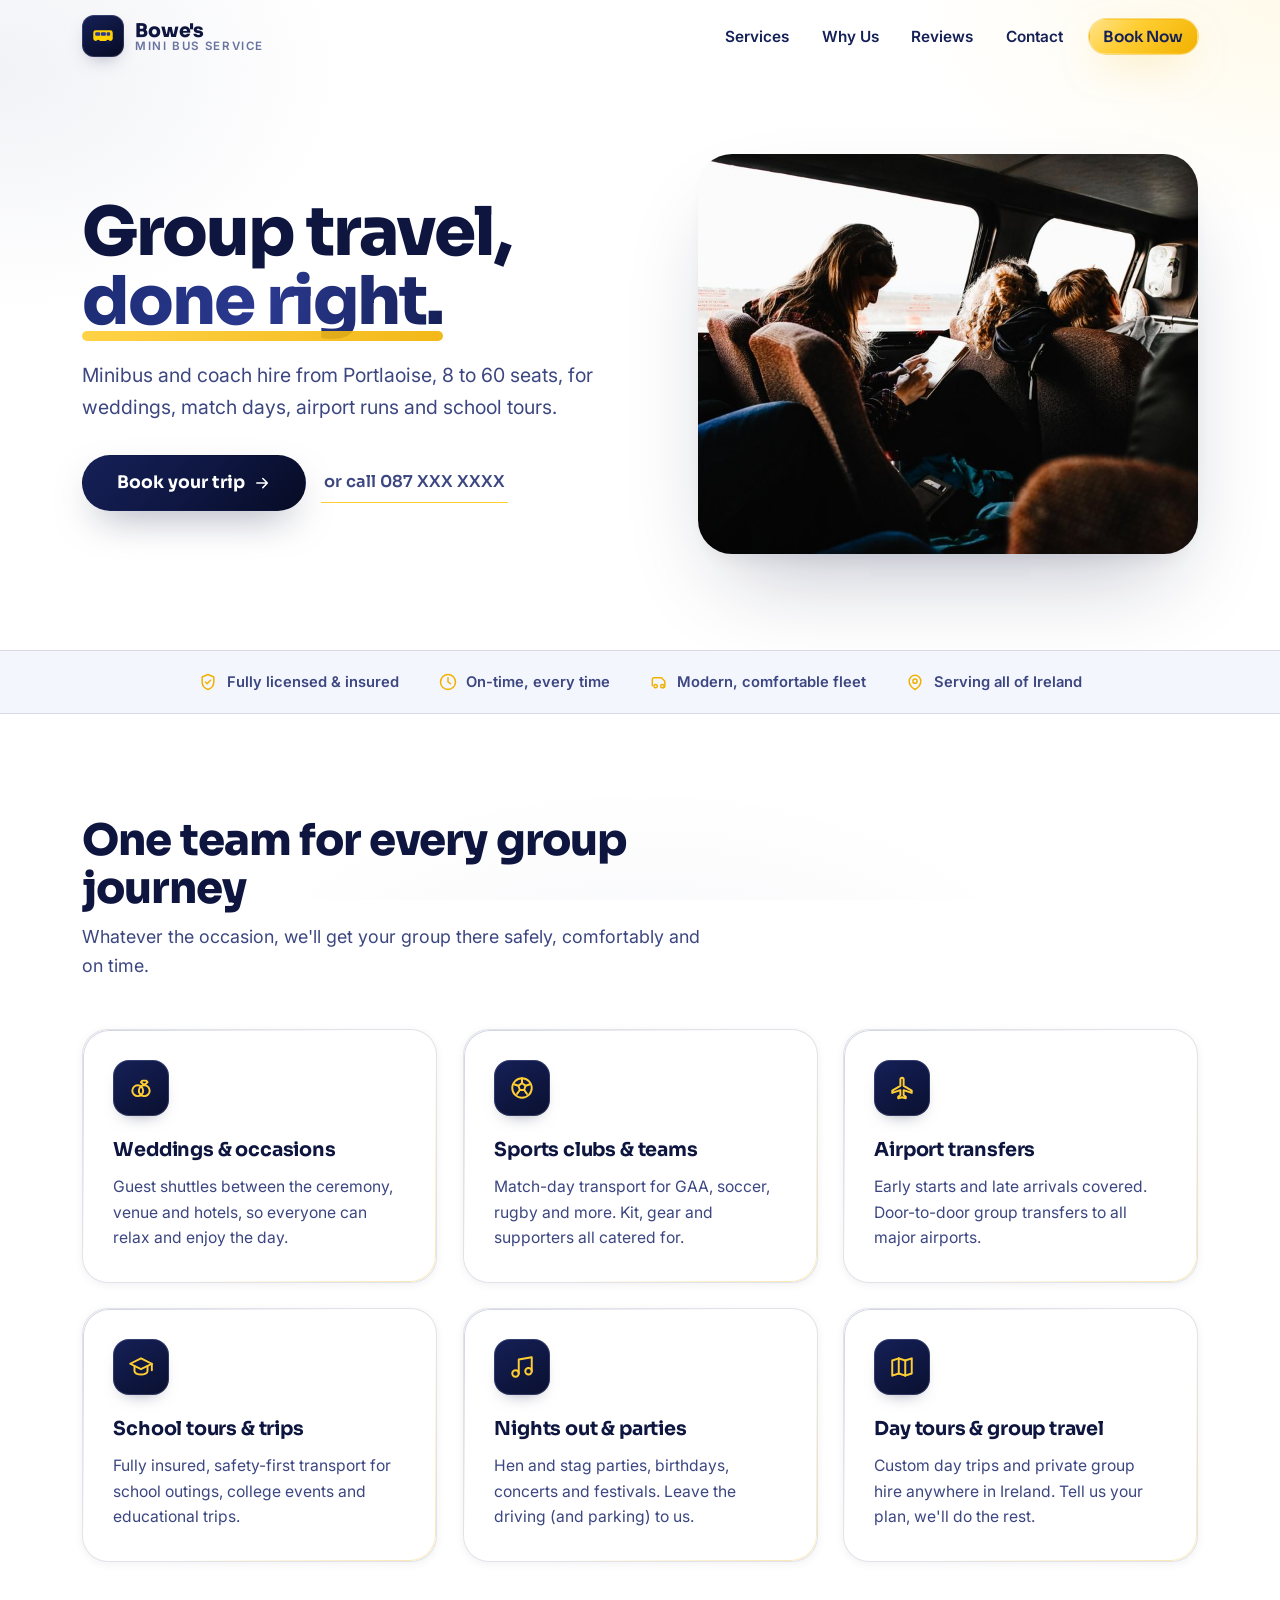
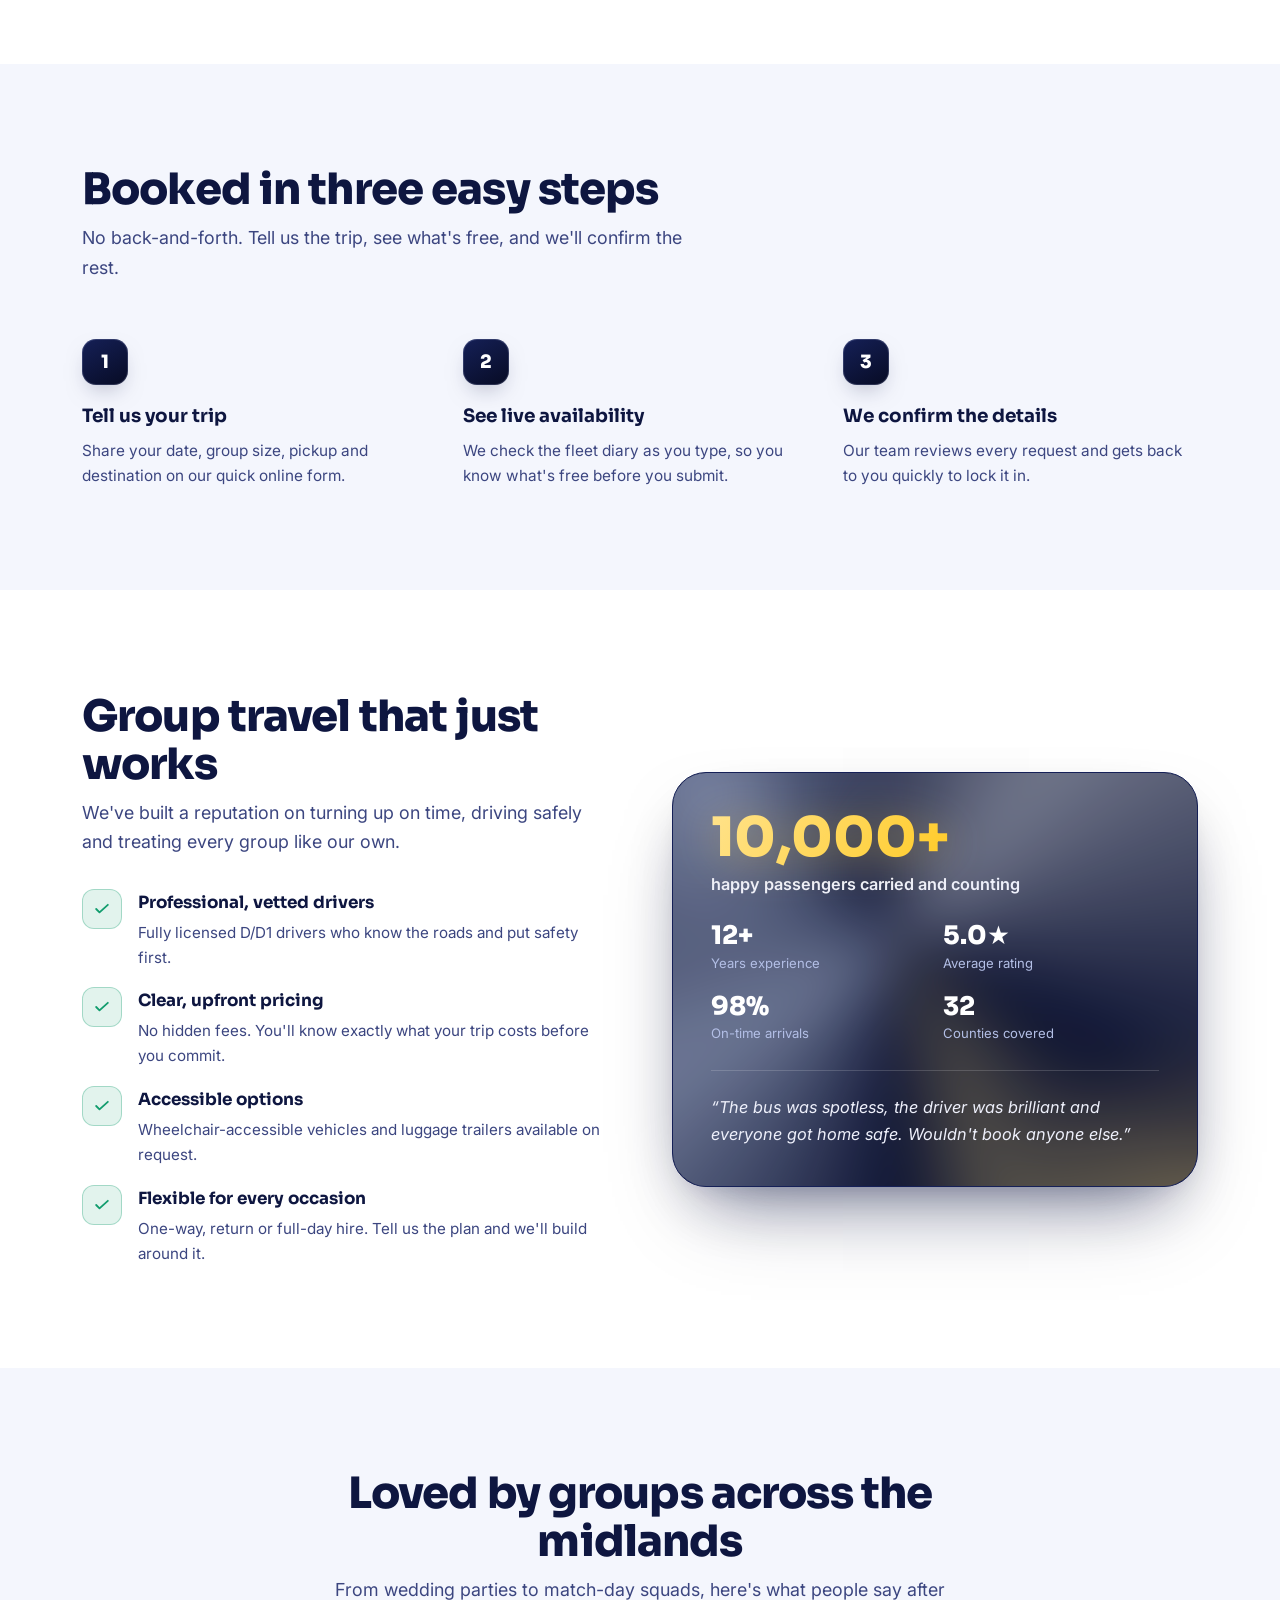
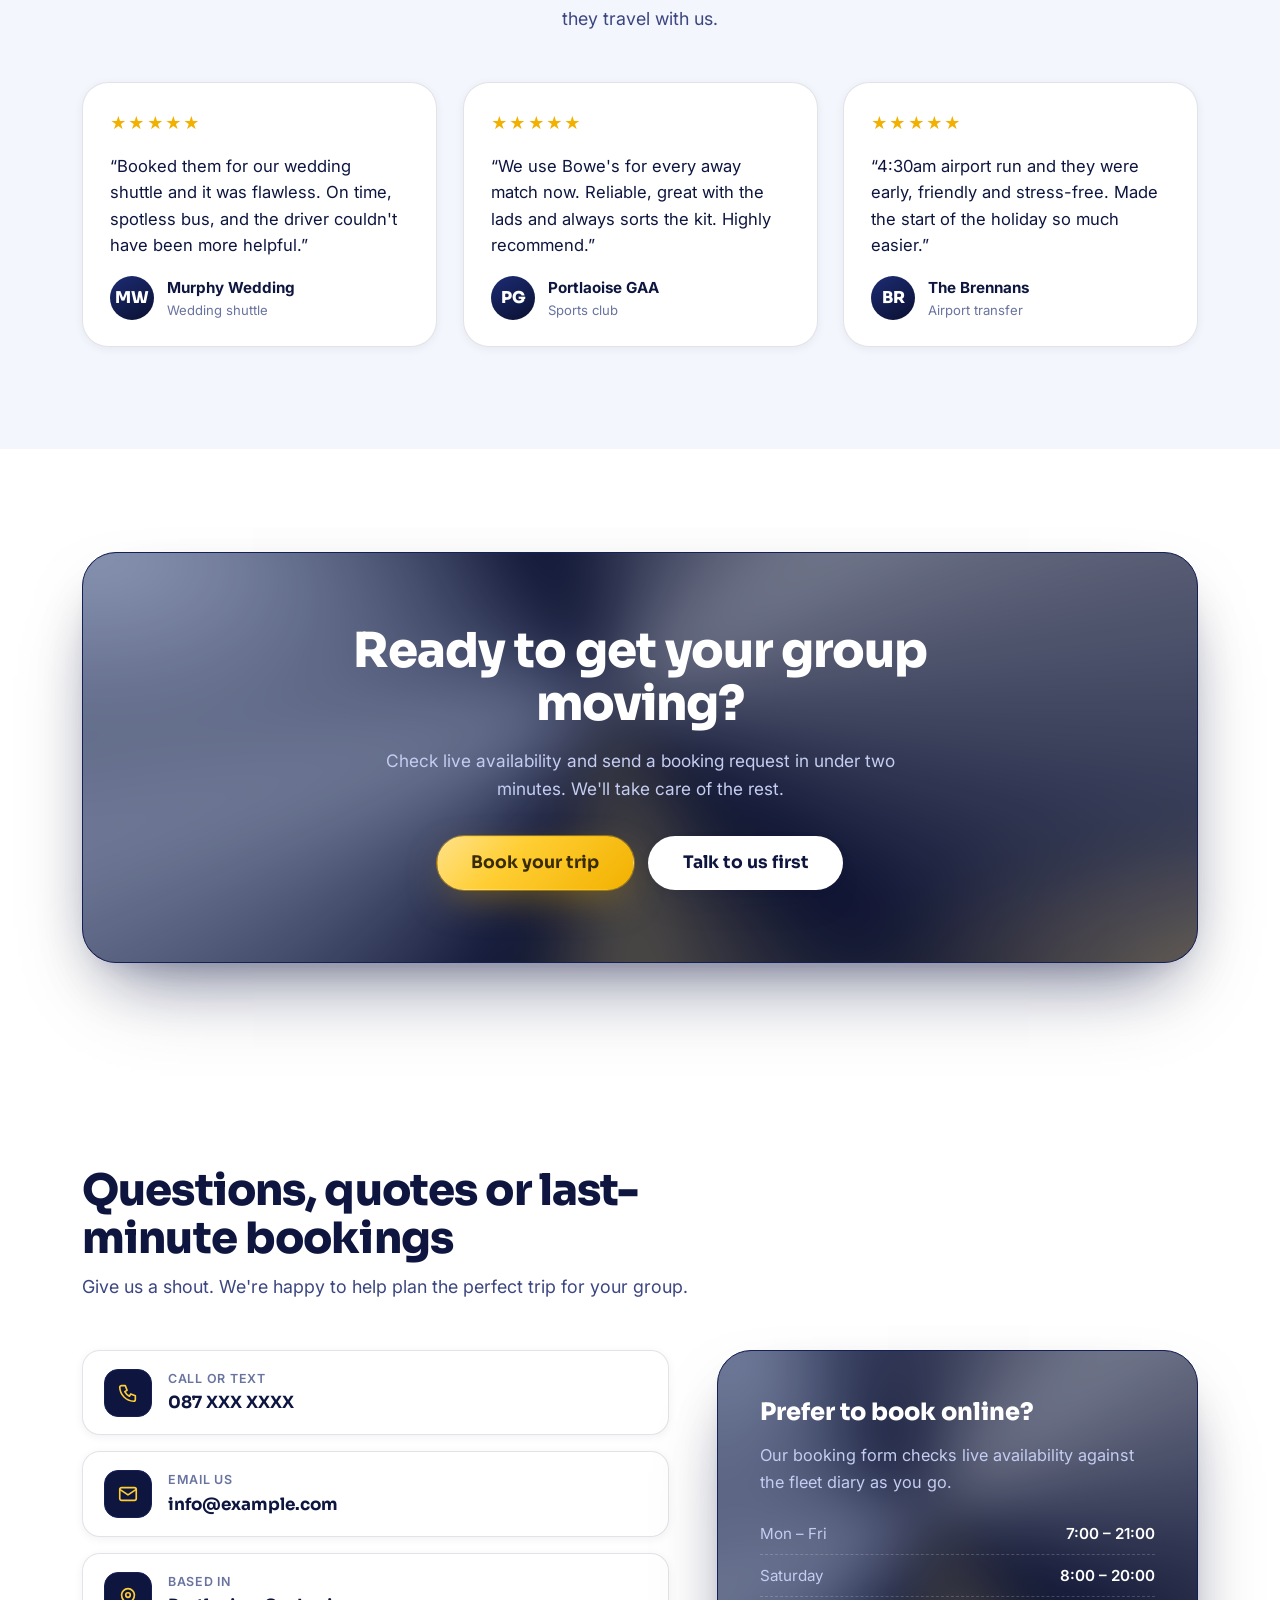
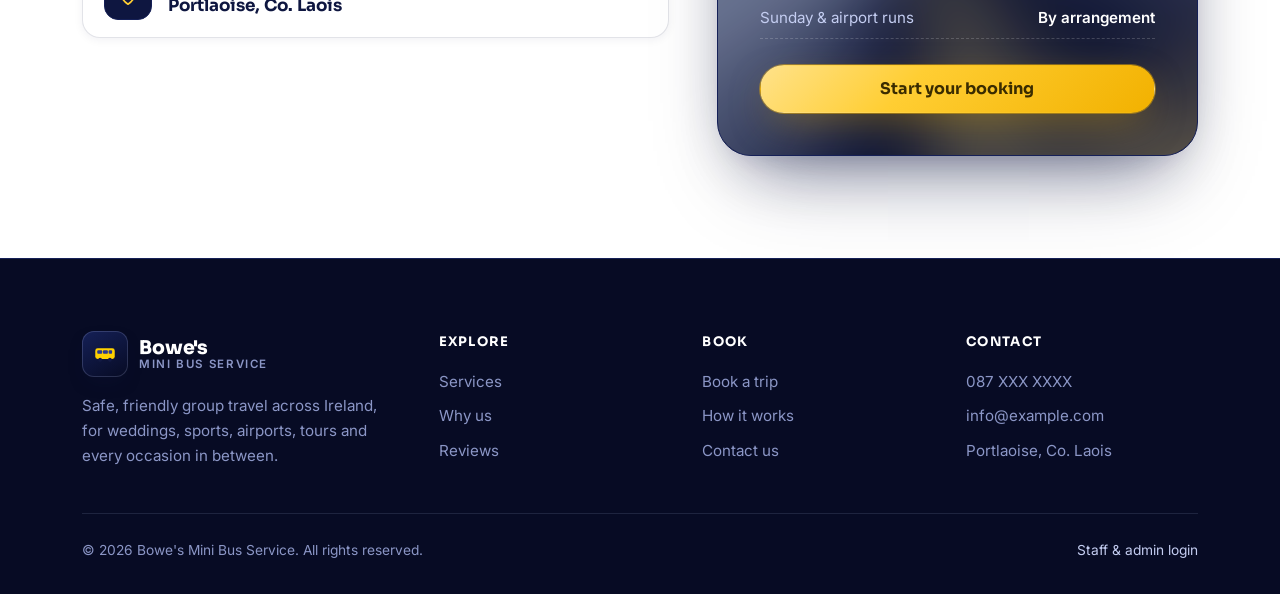
<file: index.html>
<!DOCTYPE html>
<html lang="en">
<head>
  <meta charset="UTF-8" />
  <meta name="viewport" content="width=device-width, initial-scale=1.0" />
  <title>Bowe's Mini Bus Service | Minibus &amp; Bus Hire in Ireland</title>
  <link rel="icon" type="image/svg+xml" href="/favicon.svg" />
  <meta name="description" content="Friendly, reliable minibus and bus hire for weddings, sports clubs, airport runs, school tours and group travel across Ireland. Check live availability and book online in minutes." />
  <meta name="theme-color" content="#ffffff" />

  <meta property="og:type" content="website" />
  <meta property="og:title" content="Bowe's Mini Bus Service | Minibus &amp; Bus Hire" />
  <meta property="og:description" content="Safe, comfortable group travel across Ireland. Weddings, sports, airports, tours and more. Book online today." />

  <!-- Fonts -->
  <link rel="preconnect" href="https://fonts.googleapis.com" />
  <link rel="preconnect" href="https://fonts.gstatic.com" crossorigin />
  <link href="https://fonts.googleapis.com/css2?family=Sora:wght@400;600;700;800&family=Inter:wght@400;500;600;700&display=swap" rel="stylesheet" />

  <!-- flag JS support before paint so reveal animations only apply with JS -->
  <script>document.documentElement.classList.add("js");</script>
  <link rel="stylesheet" href="/assets/css/styles.css" />
</head>
<body>

  <a class="skip-link" href="#main">Skip to content</a>

  <!-- ================= HEADER ================= -->
  <header class="site-header" id="site-header">
    <div class="container">
      <a class="brand" href="/" aria-label="Bowe's Mini Bus Service, home">
        <span class="brand-mark" aria-hidden="true">
          <svg viewBox="0 0 32 32" fill="none">
            <rect x="4" y="9" width="24" height="13" rx="3" fill="#ffd100"/>
            <rect x="6.5" y="11.5" width="6" height="4.2" rx="1" fill="#2b3990"/>
            <rect x="13.5" y="11.5" width="6" height="4.2" rx="1" fill="#2b3990"/>
            <rect x="20.5" y="11.5" width="4.2" height="4.2" rx="1" fill="#2b3990"/>
            <circle cx="10" cy="23" r="2.4" fill="#131a44"/>
            <circle cx="22" cy="23" r="2.4" fill="#131a44"/>
          </svg>
        </span>
        <span class="brand-words">
          <span class="brand-top">Bowe's</span>
          <span class="brand-sub">Mini Bus Service</span>
        </span>
      </a>

      <button class="nav-toggle" id="nav-toggle" aria-label="Open menu" aria-expanded="false" aria-controls="main-nav">
        <span></span>
      </button>

      <nav class="main-nav" id="main-nav" aria-label="Main navigation">
        <a href="/#services">Services</a>
        <a href="/#why">Why Us</a>
        <a href="/#reviews">Reviews</a>
        <a href="/#contact">Contact</a>
        <a class="btn btn-accent nav-cta" href="/booking.html">Book Now</a>
      </nav>
    </div>
    <div class="nav-backdrop" id="nav-backdrop"></div>
  </header>

  <main id="main">

    <!-- ================= HERO ================= -->
    <section class="hero">
      <div class="container">
        <div class="hero-copy" data-reveal>
          <h1>Group travel,<br /><span class="hl">done right.</span></h1>
          <p class="lead">
            Minibus and coach hire from Portlaoise, 8 to 60 seats, for weddings,
            match days, airport runs and school tours.
          </p>
          <div class="hero-actions">
            <a class="btn btn-primary btn-lg" href="/booking.html">
              Book your trip
              <svg viewBox="0 0 24 24" fill="none" aria-hidden="true"><path d="M5 12h14M13 6l6 6-6 6" stroke="currentColor" stroke-width="2" stroke-linecap="round" stroke-linejoin="round"/></svg>
            </a>
            <a class="btn-link hero-call" href="tel:087XXXXXXX">or call 087 XXX XXXX</a>
          </div>
        </div>

        <figure class="hero-visual" data-reveal style="--reveal-delay:120ms">
          <!-- Placeholder stock photo (Pexels #7276715, free licence). Swap for a photo of the Bowe's fleet. -->
          <img class="hero-photo"
               src="/assets/img/hero-1600.jpg"
               srcset="/assets/img/hero-900.jpg 900w, /assets/img/hero-1600.jpg 1600w"
               sizes="(max-width: 980px) 92vw, 520px"
               width="1600" height="1067"
               alt="Passengers relaxing in their seats on a minibus trip, sunlight through the windows" />
        </figure>
      </div>
    </section>

    <!-- ================= ASSURANCE STRIP ================= -->
    <div class="assurance">
      <div class="container">
        <span class="a-item"><svg viewBox="0 0 24 24" fill="none"><path d="M12 3l7 3v6c0 4.4-3 7.6-7 9-4-1.4-7-4.6-7-9V6l7-3Z" stroke="currentColor" stroke-width="1.8" stroke-linejoin="round"/><path d="M9 12l2 2 4-4" stroke="currentColor" stroke-width="1.8" stroke-linecap="round" stroke-linejoin="round"/></svg> Fully licensed &amp; insured</span>
        <span class="a-item"><svg viewBox="0 0 24 24" fill="none"><circle cx="12" cy="12" r="9" stroke="currentColor" stroke-width="1.8"/><path d="M12 7v5l3 2" stroke="currentColor" stroke-width="1.8" stroke-linecap="round" stroke-linejoin="round"/></svg> On-time, every time</span>
        <span class="a-item"><svg viewBox="0 0 24 24" fill="none"><path d="M4 17V9a2 2 0 012-2h9l4 4v6a2 2 0 01-2 2h-1" stroke="currentColor" stroke-width="1.8" stroke-linejoin="round"/><circle cx="8" cy="17" r="2" stroke="currentColor" stroke-width="1.8"/><circle cx="16" cy="17" r="2" stroke="currentColor" stroke-width="1.8"/></svg> Modern, comfortable fleet</span>
        <span class="a-item"><svg viewBox="0 0 24 24" fill="none"><path d="M12 21s-7-4.5-7-10a7 7 0 0114 0c0 5.5-7 10-7 10Z" stroke="currentColor" stroke-width="1.8" stroke-linejoin="round"/><circle cx="12" cy="11" r="2.5" stroke="currentColor" stroke-width="1.8"/></svg> Serving all of Ireland</span>
      </div>
    </div>

    <!-- ================= SERVICES ================= -->
    <section class="section" id="services">
      <div class="container">
        <div class="section-head" data-reveal>
          <h2 class="section-title">One team for every group journey</h2>
          <p class="section-sub">Whatever the occasion, we'll get your group there safely, comfortably and on time.</p>
        </div>

        <div class="grid grid-3">
          <article class="card hoverable" data-reveal>
            <div class="card-icon"><svg viewBox="0 0 24 24" fill="none" stroke="currentColor" stroke-width="1.8" stroke-linecap="round" stroke-linejoin="round" aria-hidden="true"><circle cx="9" cy="14.5" r="5"/><circle cx="15" cy="14.5" r="5"/><path d="M13.2 5.2h3.6L18 6.6 15 9.2 12 6.6Z"/></svg></div>
            <h3>Weddings &amp; occasions</h3>
            <p>Guest shuttles between the ceremony, venue and hotels, so everyone can relax and enjoy the day.</p>
          </article>
          <article class="card hoverable" data-reveal style="--reveal-delay:80ms">
            <div class="card-icon"><svg viewBox="0 0 24 24" fill="none" stroke="currentColor" stroke-width="1.8" stroke-linecap="round" stroke-linejoin="round" aria-hidden="true"><circle cx="12" cy="12" r="9"/><path d="M12 7.5l3.3 2.4-1.3 3.9h-4L8.7 9.9Z"/><path d="M12 3v4.5M15.3 9.9l4.3-1.4M14 13.8l2.6 3.6M10 13.8l-2.6 3.6M8.7 9.9 4.4 8.5"/></svg></div>
            <h3>Sports clubs &amp; teams</h3>
            <p>Match-day transport for GAA, soccer, rugby and more. Kit, gear and supporters all catered for.</p>
          </article>
          <article class="card hoverable" data-reveal style="--reveal-delay:160ms">
            <div class="card-icon"><svg viewBox="0 0 24 24" fill="none" stroke="currentColor" stroke-width="1.8" stroke-linecap="round" stroke-linejoin="round" aria-hidden="true"><path d="M12 2.5A1.5 1.5 0 0 1 13.5 4v6l7.5 4.5v2l-7.5-2.5v4.5l2 1.5v1.5L12 20.5 8.5 21.5V20l2-1.5V14L3 16.5v-2L10.5 10V4A1.5 1.5 0 0 1 12 2.5Z"/></svg></div>
            <h3>Airport transfers</h3>
            <p>Early starts and late arrivals covered. Door-to-door group transfers to all major airports.</p>
          </article>
          <article class="card hoverable" data-reveal>
            <div class="card-icon"><svg viewBox="0 0 24 24" fill="none" stroke="currentColor" stroke-width="1.8" stroke-linecap="round" stroke-linejoin="round" aria-hidden="true"><path d="M2 9l10-5 10 5-10 5Z"/><path d="M6 11v5c0 1.5 2.7 3 6 3s6-1.5 6-3v-5"/><path d="M22 9v6"/></svg></div>
            <h3>School tours &amp; trips</h3>
            <p>Fully insured, safety-first transport for school outings, college events and educational trips.</p>
          </article>
          <article class="card hoverable" data-reveal style="--reveal-delay:80ms">
            <div class="card-icon"><svg viewBox="0 0 24 24" fill="none" stroke="currentColor" stroke-width="1.8" stroke-linecap="round" stroke-linejoin="round" aria-hidden="true"><path d="M9 18V5l12-2v13"/><circle cx="6" cy="18" r="3"/><circle cx="18" cy="16" r="3"/></svg></div>
            <h3>Nights out &amp; parties</h3>
            <p>Hen and stag parties, birthdays, concerts and festivals. Leave the driving (and parking) to us.</p>
          </article>
          <article class="card hoverable" data-reveal style="--reveal-delay:160ms">
            <div class="card-icon"><svg viewBox="0 0 24 24" fill="none" stroke="currentColor" stroke-width="1.8" stroke-linecap="round" stroke-linejoin="round" aria-hidden="true"><path d="M9 4 3 6v14l6-2 6 2 6-2V4l-6 2-6-2Z"/><path d="M9 4v14M15 6v14"/></svg></div>
            <h3>Day tours &amp; group travel</h3>
            <p>Custom day trips and private group hire anywhere in Ireland. Tell us your plan, we'll do the rest.</p>
          </article>
        </div>
      </div>
    </section>

    <!-- ================= HOW IT WORKS ================= -->
    <section class="section soft" id="how">
      <div class="container">
        <div class="section-head" data-reveal>
          <h2 class="section-title">Booked in three easy steps</h2>
          <p class="section-sub">No back-and-forth. Tell us the trip, see what's free, and we'll confirm the rest.</p>
        </div>

        <div class="grid grid-3 steps">
          <div class="step" data-reveal>
            <div class="num">1</div>
            <h3>Tell us your trip</h3>
            <p>Share your date, group size, pickup and destination on our quick online form.</p>
          </div>
          <div class="step" data-reveal style="--reveal-delay:100ms">
            <div class="num">2</div>
            <h3>See live availability</h3>
            <p>We check the fleet diary as you type, so you know what's free before you submit.</p>
          </div>
          <div class="step" data-reveal style="--reveal-delay:200ms">
            <div class="num">3</div>
            <h3>We confirm the details</h3>
            <p>Our team reviews every request and gets back to you quickly to lock it in.</p>
          </div>
        </div>
      </div>
    </section>

    <!-- ================= WHY US ================= -->
    <section class="section" id="why">
      <div class="container">
        <div class="feature-split">
          <div data-reveal>
            <h2 class="section-title">Group travel that just works</h2>
            <p class="section-sub" style="margin-bottom:2rem;">We've built a reputation on turning up on time, driving safely and treating every group like our own.</p>
            <div class="feature-list">
              <div class="feature-item">
                <span class="check"><svg viewBox="0 0 24 24" fill="none"><path d="M5 12l4 4L19 7" stroke="currentColor" stroke-width="2.2" stroke-linecap="round" stroke-linejoin="round"/></svg></span>
                <div><h3>Professional, vetted drivers</h3><p>Fully licensed D/D1 drivers who know the roads and put safety first.</p></div>
              </div>
              <div class="feature-item">
                <span class="check"><svg viewBox="0 0 24 24" fill="none"><path d="M5 12l4 4L19 7" stroke="currentColor" stroke-width="2.2" stroke-linecap="round" stroke-linejoin="round"/></svg></span>
                <div><h3>Clear, upfront pricing</h3><p>No hidden fees. You'll know exactly what your trip costs before you commit.</p></div>
              </div>
              <div class="feature-item">
                <span class="check"><svg viewBox="0 0 24 24" fill="none"><path d="M5 12l4 4L19 7" stroke="currentColor" stroke-width="2.2" stroke-linecap="round" stroke-linejoin="round"/></svg></span>
                <div><h3>Accessible options</h3><p>Wheelchair-accessible vehicles and luggage trailers available on request.</p></div>
              </div>
              <div class="feature-item">
                <span class="check"><svg viewBox="0 0 24 24" fill="none"><path d="M5 12l4 4L19 7" stroke="currentColor" stroke-width="2.2" stroke-linecap="round" stroke-linejoin="round"/></svg></span>
                <div><h3>Flexible for every occasion</h3><p>One-way, return or full-day hire. Tell us the plan and we'll build around it.</p></div>
              </div>
            </div>
          </div>

          <div class="feature-visual" data-reveal style="--reveal-delay:120ms">
            <div class="fv-inner">
              <div class="big-stat">10,000+</div>
              <p style="color:#eef0fb;font-weight:600;margin-top:.3rem;">happy passengers carried and counting</p>
              <div class="fv-grid">
                <div class="fv-cell"><div class="n">12+</div><div class="l">Years experience</div></div>
                <div class="fv-cell"><div class="n">5.0★</div><div class="l">Average rating</div></div>
                <div class="fv-cell"><div class="n">98%</div><div class="l">On-time arrivals</div></div>
                <div class="fv-cell"><div class="n">32</div><div class="l">Counties covered</div></div>
              </div>
              <p class="quote">“The bus was spotless, the driver was brilliant and everyone got home safe. Wouldn't book anyone else.”</p>
            </div>
          </div>
        </div>
      </div>
    </section>

    <!-- ================= TESTIMONIALS ================= -->
    <section class="section soft" id="reviews">
      <div class="container">
        <div class="section-head center" data-reveal>
          <h2 class="section-title">Loved by groups across the midlands</h2>
          <p class="section-sub">From wedding parties to match-day squads, here's what people say after they travel with us.</p>
        </div>
        <div class="grid grid-3">
          <figure class="testi-card" data-reveal>
            <div class="stars" aria-label="5 out of 5 stars">★★★★★</div>
            <blockquote>“Booked them for our wedding shuttle and it was flawless. On time, spotless bus, and the driver couldn't have been more helpful.”</blockquote>
            <figcaption class="who">
              <span class="avatar" aria-hidden="true">MW</span>
              <span><span class="name">Murphy Wedding</span><span class="role">Wedding shuttle</span></span>
            </figcaption>
          </figure>
          <figure class="testi-card" data-reveal style="--reveal-delay:80ms">
            <div class="stars" aria-label="5 out of 5 stars">★★★★★</div>
            <blockquote>“We use Bowe's for every away match now. Reliable, great with the lads and always sorts the kit. Highly recommend.”</blockquote>
            <figcaption class="who">
              <span class="avatar" aria-hidden="true">PG</span>
              <span><span class="name">Portlaoise GAA</span><span class="role">Sports club</span></span>
            </figcaption>
          </figure>
          <figure class="testi-card" data-reveal style="--reveal-delay:160ms">
            <div class="stars" aria-label="5 out of 5 stars">★★★★★</div>
            <blockquote>“4:30am airport run and they were early, friendly and stress-free. Made the start of the holiday so much easier.”</blockquote>
            <figcaption class="who">
              <span class="avatar" aria-hidden="true">BR</span>
              <span><span class="name">The Brennans</span><span class="role">Airport transfer</span></span>
            </figcaption>
          </figure>
        </div>
      </div>
    </section>

    <!-- ================= CTA BAND ================= -->
    <section class="section cta-band">
      <div class="container">
        <div class="cta-inner" data-reveal>
          <h2>Ready to get your group moving?</h2>
          <p>Check live availability and send a booking request in under two minutes. We'll take care of the rest.</p>
          <div class="cta-actions">
            <a class="btn btn-accent btn-lg" href="/booking.html">Book your trip</a>
            <a class="btn btn-light btn-lg" href="/#contact">Talk to us first</a>
          </div>
        </div>
      </div>
    </section>

    <!-- ================= CONTACT ================= -->
    <section class="section" id="contact">
      <div class="container">
        <div class="section-head" data-reveal>
          <h2 class="section-title">Questions, quotes or last-minute bookings</h2>
          <p class="section-sub">Give us a shout. We're happy to help plan the perfect trip for your group.</p>
        </div>

        <div class="contact-grid">
          <div class="contact-cards" data-reveal>
            <a class="contact-row" href="tel:087XXXXXXX">
              <span class="ico"><svg viewBox="0 0 24 24" fill="none" stroke="currentColor" stroke-width="1.8" stroke-linecap="round" stroke-linejoin="round" aria-hidden="true"><path d="M5 4h4l2 5-2.5 1.5a11 11 0 0 0 5 5L15 13l5 2v4a2 2 0 0 1-2 2A16 16 0 0 1 3 6a2 2 0 0 1 2-2Z"/></svg></span>
              <span><small>Call or text</small><span class="val">087 XXX XXXX</span></span>
            </a>
            <a class="contact-row" href="mailto:info@example.com">
              <span class="ico"><svg viewBox="0 0 24 24" fill="none" stroke="currentColor" stroke-width="1.8" stroke-linecap="round" stroke-linejoin="round" aria-hidden="true"><rect x="3" y="5" width="18" height="14" rx="2"/><path d="m3 7 9 6 9-6"/></svg></span>
              <span><small>Email us</small><span class="val">info@example.com</span></span>
            </a>
            <div class="contact-row">
              <span class="ico"><svg viewBox="0 0 24 24" fill="none" stroke="currentColor" stroke-width="1.8" stroke-linecap="round" stroke-linejoin="round" aria-hidden="true"><path d="M12 21s-7-4.5-7-10a7 7 0 0 1 14 0c0 5.5-7 10-7 10Z"/><circle cx="12" cy="11" r="2.5"/></svg></span>
              <span><small>Based in</small><span class="val">Portlaoise, Co. Laois</span></span>
            </div>
          </div>

          <div class="contact-panel" data-reveal style="--reveal-delay:120ms">
            <h3>Prefer to book online?</h3>
            <p>Our booking form checks live availability against the fleet diary as you go.</p>
            <div class="hours">
              <div class="h-row"><span>Mon – Fri</span><span>7:00 – 21:00</span></div>
              <div class="h-row"><span>Saturday</span><span>8:00 – 20:00</span></div>
              <div class="h-row"><span>Sunday &amp; airport runs</span><span>By arrangement</span></div>
            </div>
            <a class="btn btn-accent btn-block" href="/booking.html">Start your booking</a>
          </div>
        </div>
      </div>
    </section>

  </main>

  <!-- ================= FOOTER ================= -->
  <footer class="site-footer">
    <div class="container">
      <div class="footer-top">
        <div class="footer-brand">
          <a class="brand" href="/" aria-label="Bowe's Mini Bus Service, home">
            <span class="brand-mark" aria-hidden="true">
              <svg viewBox="0 0 32 32" fill="none">
                <rect x="4" y="9" width="24" height="13" rx="3" fill="#ffd100"/>
                <rect x="6.5" y="11.5" width="6" height="4.2" rx="1" fill="#2b3990"/>
                <rect x="13.5" y="11.5" width="6" height="4.2" rx="1" fill="#2b3990"/>
                <rect x="20.5" y="11.5" width="4.2" height="4.2" rx="1" fill="#2b3990"/>
                <circle cx="10" cy="23" r="2.4" fill="#131a44"/>
                <circle cx="22" cy="23" r="2.4" fill="#131a44"/>
              </svg>
            </span>
            <span class="brand-words">
              <span class="brand-top">Bowe's</span>
              <span class="brand-sub">Mini Bus Service</span>
            </span>
          </a>
          <p>Safe, friendly group travel across Ireland, for weddings, sports, airports, tours and every occasion in between.</p>
        </div>

        <div class="footer-col">
          <h4>Explore</h4>
          <a href="/#services">Services</a>
          <a href="/#why">Why us</a>
          <a href="/#reviews">Reviews</a>
        </div>
        <div class="footer-col">
          <h4>Book</h4>
          <a href="/booking.html">Book a trip</a>
          <a href="/#how">How it works</a>
          <a href="/#contact">Contact us</a>
        </div>
        <div class="footer-col">
          <h4>Contact</h4>
          <a href="tel:087XXXXXXX">087 XXX XXXX</a>
          <a href="mailto:info@example.com">info@example.com</a>
          <p>Portlaoise, Co. Laois</p>
        </div>
      </div>

      <div class="footer-bottom">
        <p>&copy; <span id="year"></span> Bowe's Mini Bus Service. All rights reserved.</p>
        <p><a href="/admin/">Staff &amp; admin login</a></p>
      </div>
    </div>
  </footer>

  <script src="/assets/js/data.js"></script>
  <script src="/assets/js/main.js"></script>
</body>
</html>
</file>
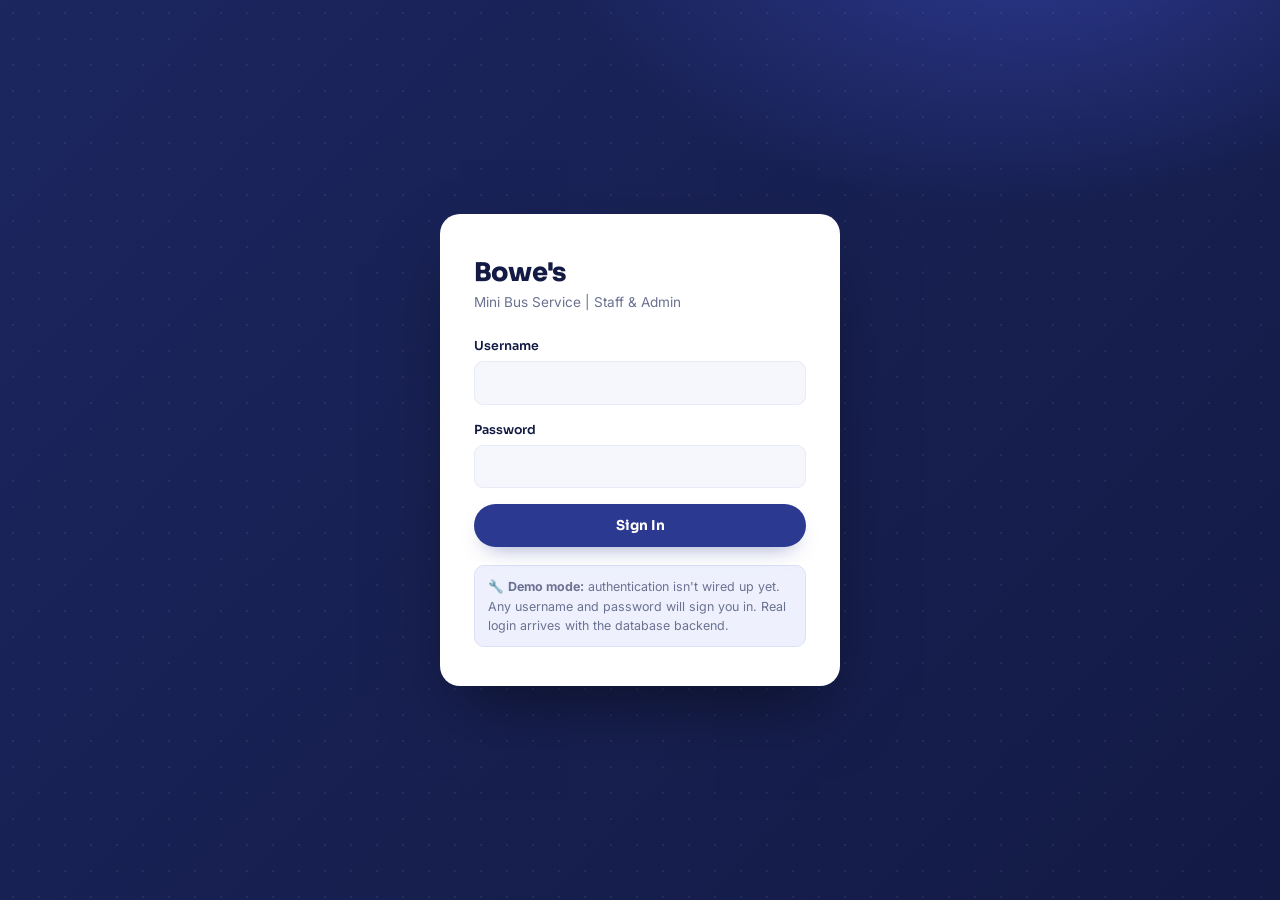
<file: admin/index.html>
<!DOCTYPE html>
<html lang="en">
<head>
  <meta charset="UTF-8" />
  <meta name="viewport" content="width=device-width, initial-scale=1.0" />
  <title>Admin | Bowe's Mini Bus Service</title>
  <link rel="icon" type="image/svg+xml" href="/favicon.svg" />
  <meta name="robots" content="noindex" />
  <meta name="theme-color" content="#131a44" />
  <link rel="preconnect" href="https://fonts.googleapis.com" />
  <link rel="preconnect" href="https://fonts.gstatic.com" crossorigin />
  <link href="https://fonts.googleapis.com/css2?family=Sora:wght@400;600;700;800&family=Inter:wght@400;500;600;700&display=swap" rel="stylesheet" />
  <link rel="stylesheet" href="/assets/css/admin.css" />
</head>
<body>

  <!-- =========== LOGIN GATE (display-level only) ===========
       Real authentication will come with the backend. For now
       any username/password gets you in. This just shows the
       intended flow. -->
  <div class="login-gate" id="login-gate">
    <div class="login-card">
      <div class="t">Bowe's</div>
      <div class="s">Mini Bus Service | Staff &amp; Admin</div>
      <form id="login-form">
        <div class="form-field">
          <label for="login-user">Username</label>
          <input id="login-user" type="text" autocomplete="username" required />
        </div>
        <div class="form-field">
          <label for="login-pass">Password</label>
          <input id="login-pass" type="password" autocomplete="current-password" required />
        </div>
        <button class="btn btn-primary" type="submit" style="width:100%;">Sign In</button>
      </form>
      <div class="demo-note">
        🔧 <strong>Demo mode:</strong> authentication isn't wired up yet. Any
        username and password will sign you in. Real login arrives with the
        database backend.
      </div>
    </div>
  </div>

  <!-- =========== ADMIN SHELL =========== -->
  <div class="admin-shell" id="admin-shell" hidden>

    <aside class="sidebar">
      <div class="brand">
        <span class="t">Bowe's</span>
        <span class="s">Admin Panel</span>
      </div>
      <nav aria-label="Admin sections">
        <button data-panel="dashboard" class="active">📊 Dashboard</button>
        <button data-panel="bookings">🗒️ Bookings</button>
        <button data-panel="diary">📅 Availability Diary</button>
        <button data-panel="fleet">🚌 Fleet</button>
        <button data-panel="drivers">👤 Drivers</button>
      </nav>
      <div class="foot">
        <p><a href="/">← Back to website</a></p>
        <p><button id="reset-demo" class="btn btn-ghost btn-sm" style="margin-top:0.5rem;">Reset demo data</button></p>
      </div>
    </aside>

    <main class="main">
      <div class="topbar">
        <div>
          <h1 id="panel-title">Dashboard</h1>
          <div class="sub" id="today-label"></div>
        </div>
        <button id="logout" class="btn btn-ghost btn-sm">Sign out</button>
      </div>

      <!-- ======= DASHBOARD ======= -->
      <section class="panel active" id="panel-dashboard">
        <div class="stats" id="stat-tiles"></div>

        <div class="card">
          <h2>Bookings per week (last 8 weeks)</h2>
          <figure class="chart-figure">
            <figcaption>All booking requests received, by week created</figcaption>
            <div class="chart-svg-wrap" id="weekly-chart"></div>
          </figure>
        </div>

        <div class="card">
          <h2>Bookings by status</h2>
          <div class="status-rows" id="status-breakdown"></div>
        </div>

        <div class="card">
          <h2>Next 7 days</h2>
          <div class="table-wrap">
            <table>
              <thead>
                <tr><th>Date</th><th>Customer</th><th>Route</th><th>Pax</th><th>Bus</th><th>Driver</th><th>Status</th></tr>
              </thead>
              <tbody id="upcoming-rows"></tbody>
            </table>
          </div>
        </div>
      </section>

      <!-- ======= BOOKINGS ======= -->
      <section class="panel" id="panel-bookings">
        <div class="card">
          <h2>Pending review</h2>
          <p class="hint">New requests from the website land here. Assign a bus and driver, then approve. The diary updates automatically.</p>
          <div class="table-wrap">
            <table>
              <thead>
                <tr><th>Received</th><th>Customer</th><th>Trip</th><th>Pax</th><th>Assign bus</th><th>Assign driver</th><th>Actions</th></tr>
              </thead>
              <tbody id="pending-rows"></tbody>
            </table>
          </div>
        </div>

        <div class="card">
          <h2>All bookings</h2>
          <div class="table-wrap">
            <table>
              <thead>
                <tr><th>Date</th><th>Customer</th><th>Route</th><th>Pax</th><th>Bus</th><th>Driver</th><th>Status</th><th></th></tr>
              </thead>
              <tbody id="all-booking-rows"></tbody>
            </table>
          </div>
        </div>
      </section>

      <!-- ======= DIARY ======= -->
      <section class="panel" id="panel-diary">
        <div class="card">
          <h2>Fleet availability: next 14 days</h2>
          <p class="hint">Built automatically from confirmed bookings and fleet status. Keep the fleet up to date and this diary is always exact.</p>
          <div class="diary-wrap" id="diary-table"></div>
          <div class="legend">
            <span><span class="k" style="background:#e8f6ec;"></span>Free</span>
            <span><span class="k" style="background:#fbebeb;"></span>Booked (confirmed)</span>
            <span><span class="k" style="background:#fdf3cd;"></span>In maintenance</span>
          </div>
        </div>
      </section>

      <!-- ======= FLEET ======= -->
      <section class="panel" id="panel-fleet">
        <div class="card">
          <h2>Add a bus</h2>
          <form id="add-bus-form" class="form-row">
            <div class="form-field"><label for="bus-name">Name / model</label><input id="bus-name" required placeholder="e.g. Mercedes Sprinter" /></div>
            <div class="form-field"><label for="bus-reg">Registration</label><input id="bus-reg" required placeholder="e.g. 231-LS-1234" /></div>
            <div class="form-field"><label for="bus-type">Type</label>
              <select id="bus-type"><option>Minibus</option><option>Midi bus</option><option>Coach</option></select>
            </div>
            <div class="form-field"><label for="bus-seats">Seats</label><input id="bus-seats" type="number" min="4" max="70" required value="16" /></div>
            <button class="btn btn-primary" type="submit">Add Bus</button>
          </form>
        </div>
        <div class="card">
          <h2>Fleet</h2>
          <div class="table-wrap">
            <table>
              <thead><tr><th>Bus</th><th>Reg</th><th>Type</th><th>Seats</th><th>Status</th><th>Notes</th><th></th></tr></thead>
              <tbody id="fleet-rows"></tbody>
            </table>
          </div>
        </div>
      </section>

      <!-- ======= DRIVERS ======= -->
      <section class="panel" id="panel-drivers">
        <div class="card">
          <h2>Add a driver</h2>
          <form id="add-driver-form" class="form-row">
            <div class="form-field"><label for="drv-name">Name</label><input id="drv-name" required placeholder="e.g. Pat Bowe" /></div>
            <div class="form-field"><label for="drv-phone">Phone</label><input id="drv-phone" placeholder="087 XXX XXXX" /></div>
            <div class="form-field"><label for="drv-licence">Licence</label>
              <select id="drv-licence"><option>D1</option><option>D</option></select>
            </div>
            <button class="btn btn-primary" type="submit">Add Driver</button>
          </form>
        </div>
        <div class="card">
          <h2>Drivers &amp; weekly availability</h2>
          <p class="hint">Tick the days each driver is off. Days off are excluded when assigning drivers to bookings.</p>
          <div class="table-wrap">
            <table>
              <thead><tr><th>Driver</th><th>Phone</th><th>Licence</th><th>Days off</th><th>Upcoming assignments</th></tr></thead>
              <tbody id="driver-rows"></tbody>
            </table>
          </div>
        </div>
      </section>

    </main>
  </div>

  <script src="/assets/js/data.js"></script>
  <script src="/assets/js/admin.js"></script>
</body>
</html>
</file>
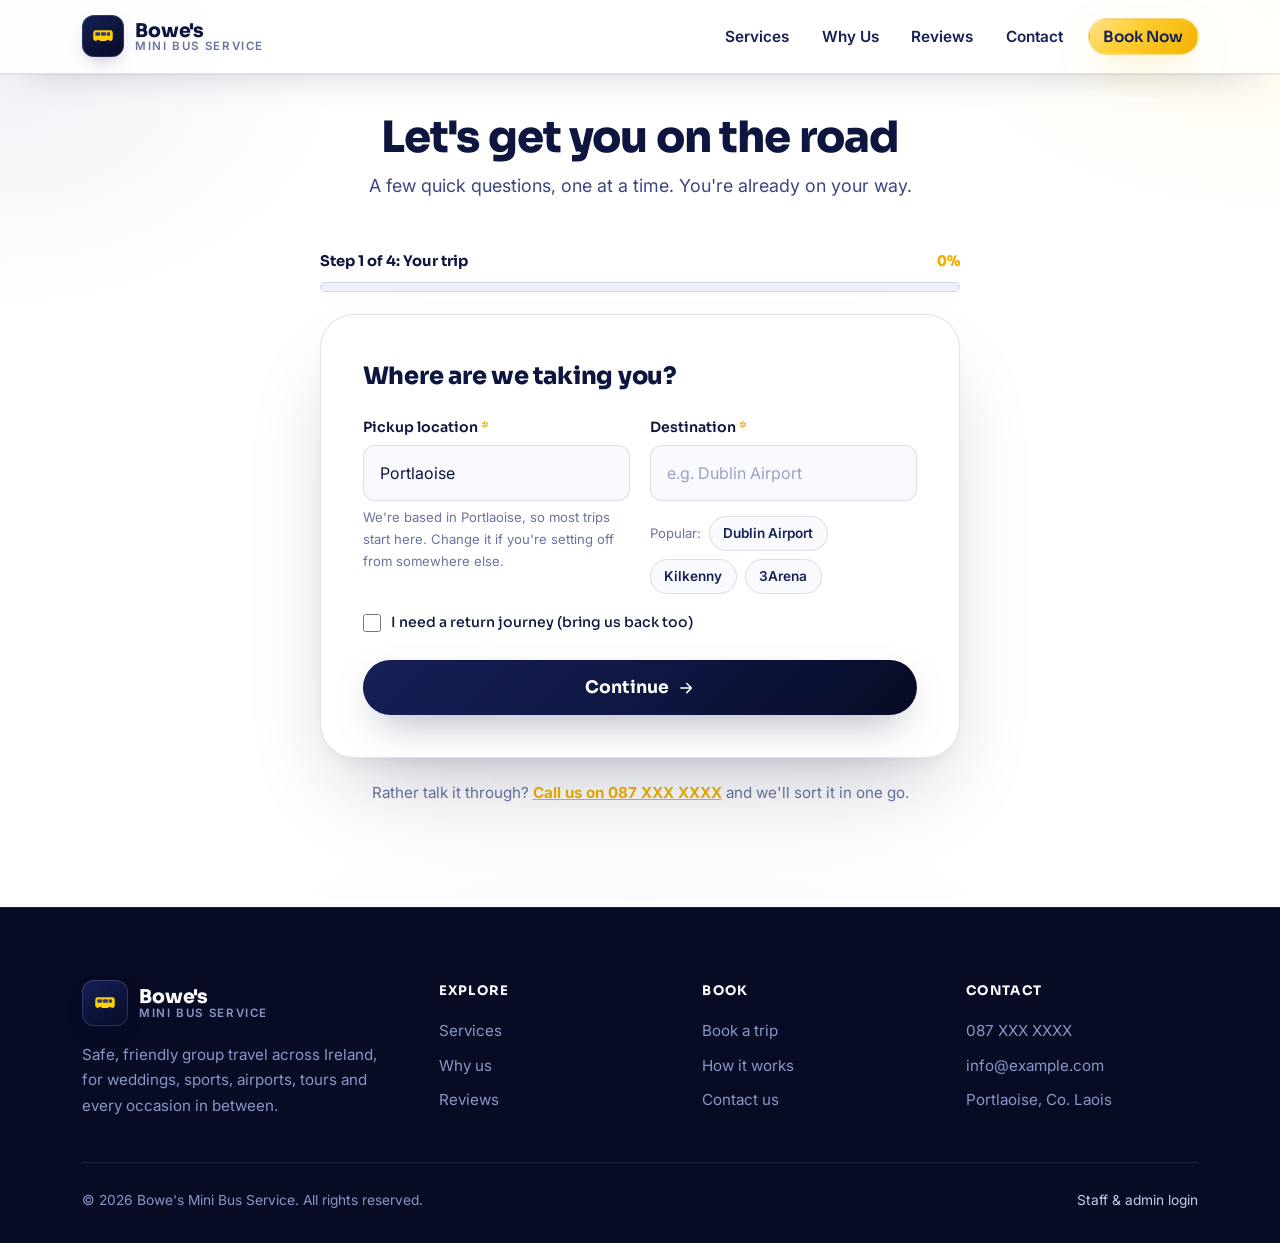
<file: booking.html>
<!DOCTYPE html>
<html lang="en">
<head>
  <meta charset="UTF-8" />
  <meta name="viewport" content="width=device-width, initial-scale=1.0" />
  <title>Book a Trip | Bowe's Mini Bus Service</title>
  <link rel="icon" type="image/svg+xml" href="/favicon.svg" />
  <meta name="description" content="Request a minibus or bus booking with Bowe's Mini Bus Service. Check live fleet availability and send your trip details for quick confirmation." />
  <meta name="theme-color" content="#ffffff" />

  <link rel="preconnect" href="https://fonts.googleapis.com" />
  <link rel="preconnect" href="https://fonts.gstatic.com" crossorigin />
  <link href="https://fonts.googleapis.com/css2?family=Sora:wght@400;600;700;800&family=Inter:wght@400;500;600;700&display=swap" rel="stylesheet" />

  <!-- flag JS support before paint so reveal animations only apply with JS -->
  <script>document.documentElement.classList.add("js");</script>
  <link rel="stylesheet" href="/assets/css/styles.css" />
</head>
<body>

  <a class="skip-link" href="#main">Skip to content</a>

  <!-- ================= HEADER (solid on inner pages) ================= -->
  <header class="site-header solid" id="site-header">
    <div class="container">
      <a class="brand" href="/" aria-label="Bowe's Mini Bus Service, home">
        <span class="brand-mark" aria-hidden="true">
          <svg viewBox="0 0 32 32" fill="none">
            <rect x="4" y="9" width="24" height="13" rx="3" fill="#ffd100"/>
            <rect x="6.5" y="11.5" width="6" height="4.2" rx="1" fill="#2b3990"/>
            <rect x="13.5" y="11.5" width="6" height="4.2" rx="1" fill="#2b3990"/>
            <rect x="20.5" y="11.5" width="4.2" height="4.2" rx="1" fill="#2b3990"/>
            <circle cx="10" cy="23" r="2.4" fill="#131a44"/>
            <circle cx="22" cy="23" r="2.4" fill="#131a44"/>
          </svg>
        </span>
        <span class="brand-words">
          <span class="brand-top">Bowe's</span>
          <span class="brand-sub">Mini Bus Service</span>
        </span>
      </a>

      <button class="nav-toggle" id="nav-toggle" aria-label="Open menu" aria-expanded="false" aria-controls="main-nav">
        <span></span>
      </button>

      <nav class="main-nav" id="main-nav" aria-label="Main navigation">
        <a href="/#services">Services</a>
        <a href="/#why">Why Us</a>
        <a href="/#reviews">Reviews</a>
        <a href="/#contact">Contact</a>
        <a class="btn btn-accent nav-cta" href="/booking.html" aria-current="page">Book Now</a>
      </nav>
    </div>
    <div class="nav-backdrop" id="nav-backdrop"></div>
  </header>

  <main id="main" class="form-shell">
    <section class="section" style="padding-top: calc(var(--header-h) + 2.5rem);">
      <div class="container narrow">

        <div class="section-head center" data-reveal>
          <h2 class="section-title">Let's get you on the road</h2>
          <p class="section-sub">A few quick questions, one at a time. You're already on your way.</p>
        </div>

        <div class="wizard" data-reveal>

          <!-- ============ PROGRESS ============ -->
          <div class="wizard-progress" aria-hidden="false">
            <div class="wp-top">
              <span class="wp-label" id="wp-label">Step 1 of 4: Your trip</span>
              <span class="wp-pct" id="wp-pct">0%</span>
            </div>
            <div class="wp-track" role="progressbar" aria-label="Booking progress"
                 aria-valuemin="0" aria-valuemax="100" aria-valuenow="0" id="wp-bar">
              <div class="wp-fill" id="wp-fill" style="width:0%"></div>
            </div>
          </div>

          <!-- ============ SUCCESS ============ -->
          <div id="booking-success" class="wizard-done form-card" hidden>
            <div class="done-icon"><svg viewBox="0 0 24 24" fill="none" stroke="currentColor" stroke-width="1.8" stroke-linecap="round" stroke-linejoin="round" aria-hidden="true"><circle cx="12" cy="12" r="9"/><path d="m8 12.5 2.8 2.8L16 10"/></svg></div>
            <h3>Request received</h3>
            <p>
              Your booking is <strong>pending review</strong>. We'll confirm by phone or email,
              usually the same day. Your reference is <strong id="booking-ref"></strong>.
            </p>
            <a class="btn btn-ghost" href="/">Back to the homepage</a>
          </div>

          <!-- ============ STEP-THROUGH FORM ============ -->
          <form id="booking-form" class="form-card" novalidate>

            <!-- Step 1: the trip -->
            <fieldset class="wizard-step is-active" data-step-title="Your trip">
              <h3 class="ws-title">Where are we taking you?</h3>
              <div class="form-grid">
                <div class="form-field">
                  <label for="bk-pickup">Pickup location <span class="req">*</span></label>
                  <input id="bk-pickup" name="pickup" type="text" required value="Portlaoise" autocomplete="off" />
                  <span class="form-hint">We're based in Portlaoise, so most trips start here. Change it if you're setting off from somewhere else.</span>
                </div>
                <div class="form-field">
                  <label for="bk-destination">Destination <span class="req">*</span></label>
                  <input id="bk-destination" name="destination" type="text" required placeholder="e.g. Dublin Airport" autocomplete="off" />
                  <div class="chip-row" id="destination-commons" aria-label="Popular destinations">
                    <span class="chip-row-label">Popular:</span>
                    <button type="button" class="chip-btn" data-dest="Dublin Airport">Dublin Airport</button>
                    <button type="button" class="chip-btn" data-dest="Kilkenny">Kilkenny</button>
                    <button type="button" class="chip-btn" data-dest="3Arena, Dublin">3Arena</button>
                  </div>
                </div>
                <div class="form-field full">
                  <label class="check-field">
                    <input id="bk-return" name="returnTrip" type="checkbox" />
                    <span>I need a return journey (bring us back too)</span>
                  </label>
                </div>
              </div>
            </fieldset>

            <!-- Step 2: when -->
            <fieldset class="wizard-step" data-step-title="Date &amp; time">
              <h3 class="ws-title">When do you want to travel?</h3>
              <div class="form-grid">
                <div class="form-field">
                  <label for="bk-date">Travel date <span class="req">*</span></label>
                  <input id="bk-date" name="date" type="date" required />
                  <span class="form-hint">Availability is checked live against our fleet diary.</span>
                </div>
                <div class="form-field">
                  <label for="bk-time">Pickup time <span class="req">*</span></label>
                  <input id="bk-time" name="time" type="time" required />
                </div>
              </div>
              <div id="availability-panel" class="notice info" hidden>
                <span class="notice-ico"><svg viewBox="0 0 24 24" fill="none" stroke="currentColor" stroke-width="1.8" stroke-linecap="round" stroke-linejoin="round" aria-hidden="true"><path d="M4 17V9a2 2 0 0 1 2-2h9l4 4v6a2 2 0 0 1-2 2h-1"/><circle cx="8" cy="17" r="2"/><circle cx="16" cy="17" r="2"/></svg></span>
                <span style="width:100%;">
                  <strong>Availability for your date:</strong>
                  <div class="avail-list" id="availability-list"></div>
                </span>
              </div>
            </fieldset>

            <!-- Step 3: the group -->
            <fieldset class="wizard-step" data-step-title="Your group">
              <h3 class="ws-title">Who's coming along?</h3>
              <div class="form-grid">
                <div class="form-field">
                  <label for="bk-passengers">Number of passengers <span class="req">*</span></label>
                  <input id="bk-passengers" name="passengers" type="number" min="1" max="60" required placeholder="e.g. 14" />
                </div>
                <div class="form-field full">
                  <label for="bk-notes">Anything else we should know?</label>
                  <textarea id="bk-notes" name="notes" rows="3" placeholder="Luggage? Accessibility requirements? Multiple pickups?"></textarea>
                </div>
              </div>
            </fieldset>

            <!-- Step 4: contact + review -->
            <fieldset class="wizard-step" data-step-title="Your details">
              <h3 class="ws-title">Nearly there. How do we reach you?</h3>
              <div class="form-grid">
                <div class="form-field full">
                  <label for="bk-name">Your name / group name <span class="req">*</span></label>
                  <input id="bk-name" name="name" type="text" required placeholder="e.g. Murphy Wedding Party" autocomplete="name" />
                </div>
                <div class="form-field">
                  <label for="bk-phone">Phone number <span class="req">*</span></label>
                  <input id="bk-phone" name="phone" type="tel" required placeholder="087 XXX XXXX" autocomplete="tel" />
                </div>
                <div class="form-field">
                  <label for="bk-email">Email</label>
                  <input id="bk-email" name="email" type="email" placeholder="you@example.com" autocomplete="email" />
                </div>
              </div>
              <div class="trip-recap" id="trip-recap" hidden>
                <h4>Your trip at a glance</h4>
                <ul id="trip-recap-list"></ul>
              </div>
            </fieldset>

            <div id="booking-error" class="notice warn" hidden></div>

            <div class="wizard-nav">
              <button type="button" class="btn btn-ghost" id="wz-back" hidden>Back</button>
              <button type="button" class="btn btn-primary btn-lg" id="wz-next">
                Continue
                <svg viewBox="0 0 24 24" fill="none" aria-hidden="true"><path d="M5 12h14M13 6l6 6-6 6" stroke="currentColor" stroke-width="2" stroke-linecap="round" stroke-linejoin="round"/></svg>
              </button>
              <button type="submit" class="btn btn-accent btn-lg" id="wz-submit" hidden>Send booking request</button>
            </div>
            <p class="form-hint center" id="wz-review-hint" hidden>
              Submitting sends your request for review. It's not confirmed until we contact you.
            </p>
          </form>

          <p class="wizard-alt">
            Rather talk it through?
            <a href="tel:087XXXXXXX">Call us on 087 XXX XXXX</a> and we'll sort it in one go.
          </p>
        </div>

      </div>
    </section>
  </main>

  <!-- ================= FOOTER ================= -->
  <footer class="site-footer">
    <div class="container">
      <div class="footer-top">
        <div class="footer-brand">
          <a class="brand" href="/" aria-label="Bowe's Mini Bus Service, home">
            <span class="brand-mark" aria-hidden="true">
              <svg viewBox="0 0 32 32" fill="none">
                <rect x="4" y="9" width="24" height="13" rx="3" fill="#ffd100"/>
                <rect x="6.5" y="11.5" width="6" height="4.2" rx="1" fill="#2b3990"/>
                <rect x="13.5" y="11.5" width="6" height="4.2" rx="1" fill="#2b3990"/>
                <rect x="20.5" y="11.5" width="4.2" height="4.2" rx="1" fill="#2b3990"/>
                <circle cx="10" cy="23" r="2.4" fill="#131a44"/>
                <circle cx="22" cy="23" r="2.4" fill="#131a44"/>
              </svg>
            </span>
            <span class="brand-words">
              <span class="brand-top">Bowe's</span>
              <span class="brand-sub">Mini Bus Service</span>
            </span>
          </a>
          <p>Safe, friendly group travel across Ireland, for weddings, sports, airports, tours and every occasion in between.</p>
        </div>

        <div class="footer-col">
          <h4>Explore</h4>
          <a href="/#services">Services</a>
          <a href="/#why">Why us</a>
          <a href="/#reviews">Reviews</a>
        </div>
        <div class="footer-col">
          <h4>Book</h4>
          <a href="/booking.html">Book a trip</a>
          <a href="/#how">How it works</a>
          <a href="/#contact">Contact us</a>
        </div>
        <div class="footer-col">
          <h4>Contact</h4>
          <a href="tel:087XXXXXXX">087 XXX XXXX</a>
          <a href="mailto:info@example.com">info@example.com</a>
          <p>Portlaoise, Co. Laois</p>
        </div>
      </div>

      <div class="footer-bottom">
        <p>&copy; <span id="year"></span> Bowe's Mini Bus Service. All rights reserved.</p>
        <p><a href="/admin/">Staff &amp; admin login</a></p>
      </div>
    </div>
  </footer>

  <script src="/assets/js/data.js"></script>
  <script src="/assets/js/main.js"></script>
  <script src="/assets/js/booking.js"></script>
</body>
</html>
</file>
<file: assets/css/styles.css>
/* =========================================================
   Bowe's Mini Bus Service - public site design system
   Style: "Bright Ivory" - a predominantly white, airy canvas
   where deep navy and warm gold act as accents only, on
   surrounds (borders, frames, showcase panels, footer) and
   on navigation.
     white canvas   ·   navy #0e1640   ·   gold #ffce33
   ========================================================= */

/* ---------- design tokens ---------- */

:root {
  /* navy - surrounds, panels, footer, text */
  --nav-950: #04061a;
  --nav-900: #070b24;
  --nav-850: #0a1030;
  --nav-800: #0e1640;
  --nav-700: #152057;
  --nav-600: #1d2c74;
  --nav-500: #2b3990;

  /* light canvas surfaces */
  --bg:       #ffffff;
  --bg-soft:  #f4f6fd;
  --bg-2:     #eef1fb;
  --surface:  #ffffff;
  --surface-2:#f8fafe;

  /* warm gold accent */
  --gold:      #ffce33;
  --gold-hi:   #ffe28a;
  --gold-deep: #f2b100;
  --gold-ink:  #3a2c00;               /* text on gold fills */
  --gold-soft: rgba(255, 206, 51, .16);
  --gold-brd:  rgba(242, 177, 0, .55);
  --gold-glow: rgba(242, 177, 0, .40);

  /* legacy-name aliases kept in sync so brand hooks still resolve */
  --brand:      #1d2c74;
  --brand-300:  #2b3990;
  --accent:     #ffce33;
  --accent-600: #f2b100;

  /* platinum/silver (kept for subtle metallic touches on navy) */
  --silver-050: #f6f8ff;
  --silver-100: #e9eefc;
  --silver-200: #d3dcf6;
  --silver-300: #b3bfe6;
  --silver-400: #8b98c8;
  --silver-500: #6a77a8;

  /* text on light canvas */
  --text:    #0e1640;
  --text-2:  #3c4680;
  --muted:   #69739f;
  --muted-2: #99a1c5;

  /* text on navy surrounds */
  --on:       #eef1ff;
  --on-2:     #c4cdf1;
  --on-muted: #8b96c6;

  /* hairlines / glass on light */
  --line:      rgba(16, 24, 64, .12);
  --line-soft: rgba(16, 24, 64, .06);
  --glass:      #ffffff;
  --glass-2:    #f4f6fd;
  --glass-hi:   rgba(255, 255, 255, .7);
  --glass-brd:  rgba(16, 24, 64, .12);

  /* glass tokens for use *inside* navy panels */
  --pline:    rgba(198, 212, 255, .16);
  --pglass:   rgba(255, 255, 255, .06);
  --pglass-2: rgba(255, 255, 255, .11);
  --pglass-brd: rgba(198, 212, 255, .18);

  /* feedback */
  --good:    #129d6e;
  --good-bg: rgba(18, 157, 110, .12);
  --good-brd:rgba(18, 157, 110, .3);
  --warn:    #a56b00;
  --warn-bg: rgba(255, 197, 74, .16);
  --warn-brd:rgba(242, 177, 0, .4);
  --bad:     #c0392b;
  --bad-bg:  rgba(192, 57, 43, .1);

  /* shadows - soft, navy-tinted for a light UI */
  --shadow-sm:  0 2px 10px rgba(16, 24, 64, .06);
  --shadow-md:  0 18px 40px -18px rgba(16, 24, 64, .22), 0 2px 8px rgba(16, 24, 64, .06);
  --shadow-lg:  0 44px 90px -34px rgba(16, 24, 64, .3), 0 12px 30px -16px rgba(16, 24, 64, .14);
  --glow-gold:  0 0 0 1px rgba(242, 177, 0, .45), 0 14px 40px -12px rgba(242, 177, 0, .5);
  --glow-cool:  0 30px 70px -30px rgba(14, 22, 64, .55);

  /* radii */
  --r-sm:   12px;
  --r:      18px;
  --r-lg:   26px;
  --r-xl:   34px;
  --r-pill: 999px;

  --maxw: 1180px;
  --gutter: clamp(1.1rem, 4vw, 2rem);

  --font-display: "Sora", "Segoe UI", system-ui, -apple-system, sans-serif;
  --font-body: "Inter", "Segoe UI", system-ui, -apple-system, Arial, sans-serif;

  --ease: cubic-bezier(.22, .61, .36, 1);
  --ease-out: cubic-bezier(.16, 1, .3, 1);

  --header-h: 74px;
}

/* ---------- reset ---------- */

*, *::before, *::after { box-sizing: border-box; }
* { margin: 0; padding: 0; }

html {
  scroll-behavior: smooth;
  scroll-padding-top: calc(var(--header-h) + 16px);
  -webkit-text-size-adjust: 100%;
}

body {
  font-family: var(--font-body);
  color: var(--text);
  background: var(--bg);
  line-height: 1.65;
  font-size: 1.02rem;
  -webkit-font-smoothing: antialiased;
  text-rendering: optimizeLegibility;
  overflow-x: hidden;
  position: relative;
}

/* ---------- global light backdrop ----------
   A fixed, near-white wash with the faintest navy + gold tint
   in the corners, so the page reads as bright ivory rather than
   flat white while keeping the accents to the edges. */
body::before {
  content: "";
  position: fixed;
  inset: 0;
  z-index: -2;
  background:
    radial-gradient(48% 42% at 100% 0%,  rgba(255, 206, 51, .10), transparent 60%),
    radial-gradient(46% 46% at 0% 8%,    rgba(29, 44, 116, .06), transparent 58%),
    radial-gradient(60% 55% at 50% 120%, rgba(29, 44, 116, .05), transparent 60%);
  background-color: var(--bg);
}

img, svg { max-width: 100%; display: block; }
a { color: inherit; }
button { font: inherit; }

[hidden] { display: none !important; }

::selection { background: var(--gold); color: var(--gold-ink); }

/* ---------- accessibility ---------- */

.skip-link {
  position: absolute;
  left: 1rem;
  top: -100px;
  z-index: 200;
  background: var(--nav-800);
  color: #fff;
  padding: .7rem 1.1rem;
  border-radius: var(--r-sm);
  font-weight: 700;
  text-decoration: none;
  box-shadow: var(--shadow-md);
  transition: top .2s var(--ease);
}
.skip-link:focus { top: 1rem; }

:where(a, button, input, select, textarea, [tabindex]):focus-visible {
  outline: 2px solid var(--gold-deep);
  outline-offset: 2px;
  border-radius: 6px;
}

.visually-hidden {
  position: absolute !important;
  width: 1px; height: 1px;
  padding: 0; margin: -1px;
  overflow: hidden; clip: rect(0 0 0 0);
  white-space: nowrap; border: 0;
}

/* ---------- layout primitives ---------- */

.container {
  width: 100%;
  max-width: var(--maxw);
  margin-inline: auto;
  padding-inline: var(--gutter);
}
.container.narrow { max-width: 900px; }

.section { padding: clamp(3.5rem, 8vw, 6.5rem) 0; position: relative; }
.section.soft { background: var(--bg-soft); }
.section.tight { padding-top: clamp(2rem, 5vw, 3rem); }

.grid { display: grid; gap: clamp(1rem, 2.4vw, 1.6rem); }
.grid-2 { grid-template-columns: repeat(auto-fit, minmax(300px, 1fr)); }
.grid-3 { grid-template-columns: repeat(auto-fit, minmax(280px, 1fr)); }

/* ---------- section headings ---------- */

.section-head { max-width: 640px; margin-bottom: clamp(2rem, 4vw, 3rem); }
.section-head.center { margin-inline: auto; text-align: center; }

.section-title {
  font-family: var(--font-display);
  font-weight: 800;
  font-size: clamp(1.8rem, 3.9vw, 2.7rem);
  line-height: 1.1;
  letter-spacing: -.02em;
  color: var(--text);
  margin: 0 0 .6rem;
}
.section-sub {
  color: var(--text-2);
  font-size: clamp(1rem, 1.4vw, 1.12rem);
}

/* ---------- buttons ---------- */

.btn {
  --btn-bg: var(--surface);
  --btn-fg: var(--text);
  position: relative;
  display: inline-flex;
  align-items: center;
  justify-content: center;
  gap: .55rem;
  padding: .95rem 1.7rem;
  border-radius: var(--r-pill);
  font-family: var(--font-display);
  font-weight: 700;
  font-size: 1rem;
  line-height: 1;
  text-decoration: none;
  border: 1px solid transparent;
  background: var(--btn-bg);
  color: var(--btn-fg);
  cursor: pointer;
  white-space: nowrap;
  overflow: hidden;
  transition: transform .2s var(--ease), box-shadow .25s var(--ease), background .2s var(--ease), border-color .2s var(--ease);
}
.btn svg { width: 1.05em; height: 1.05em; position: relative; }
.btn:hover { transform: translateY(-2px); }
.btn:active { transform: translateY(0); }

/* gold - the warm accent action, with metallic sheen sweep */
.btn-accent {
  --btn-fg: var(--gold-ink);
  background: linear-gradient(135deg, var(--gold-hi) 0%, var(--gold) 38%, var(--gold-deep) 100%);
  box-shadow: var(--glow-gold);
}
.btn-accent::after {
  content: "";
  position: absolute; inset: 0;
  background: linear-gradient(115deg, transparent 35%, rgba(255,255,255,.85) 50%, transparent 65%);
  background-size: 250% 100%;
  background-position: 130% 0;
  transition: background-position .6s var(--ease);
}
.btn-accent:hover::after { background-position: -40% 0; }
.btn-accent:hover { box-shadow: 0 0 0 1px rgba(242,177,0,.6), 0 20px 50px -12px rgba(242,177,0,.6); }

/* primary - solid navy, the confident dark action on white */
.btn-primary {
  --btn-fg: #fff;
  background: linear-gradient(135deg, var(--nav-700) 0%, var(--nav-800) 55%, var(--nav-900) 100%);
  box-shadow: 0 16px 40px -16px rgba(14, 22, 64, .5);
}
.btn-primary:hover { box-shadow: 0 22px 54px -16px rgba(14, 22, 64, .65); }

/* ghost - light outline for secondary actions on white */
.btn-ghost {
  --btn-fg: var(--nav-700);
  background: var(--surface);
  border-color: var(--glass-brd);
}
.btn-ghost:hover { background: var(--surface-2); border-color: var(--nav-500); }

/* light - white fill, used on top of navy panels */
.btn-light {
  --btn-fg: var(--nav-800);
  background: #fff;
  box-shadow: var(--shadow-md);
}
.btn-light:hover { background: #fff; box-shadow: var(--shadow-lg); }

.btn-lg { padding: 1.1rem 2.1rem; font-size: 1.08rem; }
.btn-block { width: 100%; }

.btn-link {
  display: inline-flex; align-items: center; gap: .4rem;
  font-family: var(--font-display); font-weight: 700;
  color: var(--gold-deep); text-decoration: none;
}
.btn-link svg { width: 1.05em; height: 1.05em; transition: transform .2s var(--ease); }
.btn-link:hover svg { transform: translateX(4px); }

/* ---------- header / nav ---------- */

.site-header {
  position: fixed;
  inset: 0 0 auto 0;
  z-index: 100;
  height: var(--header-h);
  display: flex;
  align-items: center;
  transition: background .3s var(--ease), box-shadow .3s var(--ease), border-color .3s var(--ease);
  background: transparent;
  border-bottom: 1px solid transparent;
}
.site-header .container {
  display: flex;
  align-items: center;
  justify-content: space-between;
  gap: 1rem;
}
.site-header.scrolled,
.site-header.solid {
  background: rgba(255, 255, 255, .82);
  -webkit-backdrop-filter: saturate(150%) blur(18px);
  backdrop-filter: saturate(150%) blur(18px);
  box-shadow: 0 1px 0 var(--line-soft), 0 18px 40px -30px rgba(14, 22, 64, .5);
  border-bottom-color: var(--line);
}
body { padding-top: 0; }

/* brand lockup */
.brand { display: inline-flex; align-items: center; gap: .7rem; text-decoration: none; }
.brand-mark {
  position: relative;
  width: 42px; height: 42px;
  border-radius: 12px;
  background: linear-gradient(150deg, var(--nav-700), var(--nav-900));
  display: grid; place-items: center;
  box-shadow: inset 0 0 0 1px var(--pglass-brd), 0 8px 20px -10px rgba(14,22,64,.5);
  flex-shrink: 0;
  overflow: hidden;
}
.brand-mark svg { width: 26px; height: 26px; position: relative; }
.brand-words { display: flex; flex-direction: column; line-height: 1.05; }
.brand-top {
  font-family: var(--font-display);
  font-weight: 800;
  font-size: 1.18rem;
  letter-spacing: -.01em;
  color: var(--text);
}
.brand-sub {
  font-size: .72rem;
  letter-spacing: .14em;
  text-transform: uppercase;
  color: var(--muted);
  font-weight: 600;
}

.main-nav { display: flex; align-items: center; gap: .35rem; }
.main-nav a {
  text-decoration: none;
  color: var(--nav-700);
  font-weight: 600;
  font-size: .96rem;
  padding: .55rem .85rem;
  border-radius: var(--r-pill);
  transition: color .18s var(--ease), background .18s var(--ease);
}
.main-nav a:hover { color: var(--nav-900); background: var(--gold-soft); }
.main-nav .nav-cta { margin-left: .4rem; }
.main-nav .nav-cta:hover { color: var(--gold-ink); background: none; }

/* hamburger */
.nav-toggle {
  display: none;
  width: 44px; height: 44px;
  border: 1px solid var(--glass-brd);
  border-radius: 12px;
  background: var(--surface);
  cursor: pointer;
  align-items: center; justify-content: center;
}
.nav-toggle span, .nav-toggle span::before, .nav-toggle span::after {
  content: "";
  display: block;
  width: 20px; height: 2px;
  background: var(--nav-800);
  border-radius: 2px;
  transition: transform .3s var(--ease), opacity .2s var(--ease);
}
.nav-toggle span { position: relative; }
.nav-toggle span::before { position: absolute; top: -6px; }
.nav-toggle span::after  { position: absolute; top: 6px; }
body.nav-open .nav-toggle span { background: transparent; }
body.nav-open .nav-toggle span::before { transform: translateY(6px) rotate(45deg); }
body.nav-open .nav-toggle span::after  { transform: translateY(-6px) rotate(-45deg); }

.nav-backdrop {
  position: fixed; inset: 0;
  background: rgba(14, 22, 64, .35);
  -webkit-backdrop-filter: blur(3px); backdrop-filter: blur(3px);
  opacity: 0; visibility: hidden;
  transition: opacity .3s var(--ease), visibility .3s var(--ease);
  z-index: 98;
}
body.nav-open .nav-backdrop { opacity: 1; visibility: visible; }

/* ---------- hero ---------- */

.hero {
  position: relative;
  padding: calc(var(--header-h) + clamp(2.5rem, 7vw, 5rem)) 0 clamp(3rem, 8vw, 6rem);
  overflow: hidden;
}
.hero .container {
  position: relative;
  display: grid;
  grid-template-columns: 1.05fr .95fr;
  align-items: center;
  gap: clamp(2rem, 5vw, 4rem);
}
.hero-copy { max-width: 620px; }

.hero h1 {
  font-family: var(--font-display);
  font-weight: 800;
  font-size: clamp(2.4rem, 6.2vw, 4.2rem);
  line-height: 1.03;
  letter-spacing: -.03em;
  color: var(--text);
}
.hero h1 .hl {
  position: relative;
  white-space: nowrap;
  background: linear-gradient(100deg, var(--nav-600) 0%, var(--nav-500) 50%, var(--nav-700) 100%);
  -webkit-background-clip: text;
  background-clip: text;
  -webkit-text-fill-color: transparent;
  color: transparent;
}
/* warm underline accent beneath the highlighted words */
.hero h1 .hl::after {
  content: "";
  position: absolute;
  left: 0; right: 0; bottom: .04em;
  height: .14em;
  border-radius: var(--r-pill);
  background: linear-gradient(90deg, var(--gold), var(--gold-deep));
  opacity: .9;
}
.hero .lead {
  margin: 1.4rem 0 2rem;
  font-size: clamp(1.05rem, 1.6vw, 1.22rem);
  color: var(--text-2);
  max-width: 520px;
}
.hero-actions { display: flex; flex-wrap: wrap; gap: .9rem; align-items: center; }

.hero-call {
  color: var(--text-2); font-family: var(--font-display); font-weight: 600;
  text-decoration: none; padding: .4rem .2rem;
  border-bottom: 1.5px solid var(--gold);
  transition: color .18s var(--ease), border-color .18s var(--ease);
}
.hero-call:hover { color: var(--text); border-color: var(--gold-deep); }

.hero-visual { position: relative; margin: 0; }
.hero-photo {
  width: 100%;
  height: auto;
  aspect-ratio: 5 / 4;
  object-fit: cover;
  object-position: 70% 50%;   /* keep the passengers in frame */
  border-radius: var(--r-xl);
  box-shadow: var(--shadow-lg);
  background: var(--bg-2);
}

/* ---------- assurance strip ---------- */
.assurance {
  border-top: 1px solid var(--line);
  border-bottom: 1px solid var(--line);
  background: var(--bg-soft);
}
.assurance .container {
  display: flex; flex-wrap: wrap; gap: 1rem 2.4rem;
  align-items: center; justify-content: center;
  padding-block: 1.2rem;
}
.assurance .a-item {
  display: inline-flex; align-items: center; gap: .55rem;
  color: var(--text-2); font-weight: 600; font-size: .92rem;
}
.assurance .a-item svg { width: 20px; height: 20px; color: var(--gold-deep); }

/* ---------- cards (services / features) ---------- */

.card {
  position: relative;
  background: var(--surface);
  border: 1px solid var(--line);
  border-radius: var(--r-lg);
  box-shadow: var(--shadow-sm);
  padding: clamp(1.4rem, 2.5vw, 1.9rem);
  overflow: hidden;
  transition: transform .3s var(--ease), box-shadow .3s var(--ease), border-color .3s var(--ease), background .3s var(--ease);
}
/* a hairline navy->gold gradient frame - the accent lives on the surround */
.card::before {
  content: "";
  position: absolute; inset: 0;
  border-radius: inherit;
  padding: 1px;
  background: linear-gradient(140deg, rgba(29,44,116,.28), transparent 42%, transparent 58%, rgba(242,177,0,.4));
  -webkit-mask: linear-gradient(#000 0 0) content-box, linear-gradient(#000 0 0);
  -webkit-mask-composite: xor;
  mask-composite: exclude;
  opacity: .8;
  pointer-events: none;
}
.card.hoverable:hover {
  transform: translateY(-6px);
  background: var(--surface);
  box-shadow: var(--shadow-lg);
  border-color: var(--gold-brd);
}
.card h3 {
  font-family: var(--font-display);
  font-weight: 700;
  font-size: 1.2rem;
  color: var(--text);
  margin-bottom: .5rem;
  letter-spacing: -.01em;
}
.card p { color: var(--text-2); font-size: .98rem; }

.card-icon {
  position: relative;
  width: 56px; height: 56px;
  border-radius: 16px;
  display: grid; place-items: center;
  color: var(--gold);
  margin-bottom: 1.1rem;
  background: linear-gradient(150deg, var(--nav-700), var(--nav-850));
  box-shadow: inset 0 0 0 1px var(--pglass-brd), 0 8px 18px -12px rgba(14,22,64,.6);
}
.card-icon svg { width: 26px; height: 26px; }
.card.hoverable:hover .card-icon {
  color: var(--nav-850);
  background: linear-gradient(150deg, var(--gold-hi), var(--gold-deep));
  transform: scale(1.05);
  box-shadow: var(--glow-gold);
  transition: transform .3s var(--ease), background .3s var(--ease), box-shadow .3s var(--ease);
}

/* ---------- steps (how it works) ---------- */

.steps { counter-reset: step; }
.step { position: relative; padding-top: .5rem; }
.step .num {
  width: 46px; height: 46px; border-radius: 14px;
  display: grid; place-items: center;
  font-family: var(--font-display); font-weight: 800; font-size: 1.15rem;
  color: #fff;
  background: linear-gradient(150deg, var(--nav-700), var(--nav-900));
  box-shadow: 0 10px 26px -12px rgba(14,22,64,.55), inset 0 0 0 1px var(--pglass-brd);
  margin-bottom: 1rem;
}
.step h3 { font-family: var(--font-display); font-weight: 700; font-size: 1.15rem; margin-bottom: .4rem; color: var(--text); }
.step p { color: var(--text-2); font-size: .96rem; }

/* ---------- feature split (why us) ---------- */

.feature-split {
  display: grid;
  grid-template-columns: 1fr 1fr;
  gap: clamp(2rem, 5vw, 4rem);
  align-items: center;
}
.feature-list { display: grid; gap: 1.1rem; }
.feature-item { display: flex; gap: 1rem; align-items: flex-start; }
.feature-item .check {
  flex-shrink: 0;
  width: 40px; height: 40px; border-radius: 12px;
  display: grid; place-items: center;
  background: var(--good-bg); color: var(--good);
  border: 1px solid var(--good-brd);
}
.feature-item .check svg { width: 20px; height: 20px; }
.feature-item h3 { font-family: var(--font-display); font-size: 1.05rem; margin-bottom: .2rem; color: var(--text); }
.feature-item p { color: var(--text-2); font-size: .95rem; }

/* the glowing navy showcase panel (a "surround") */
.feature-visual {
  position: relative;
  border-radius: var(--r-xl);
  padding: clamp(1.5rem, 3vw, 2.5rem);
  background: var(--nav-850);
  color: #fff;
  box-shadow: var(--shadow-lg), var(--glow-cool);
  border: 1px solid var(--nav-700);
  overflow: hidden;
  isolation: isolate;
}
.feature-visual::before {
  content: ""; position: absolute; inset: -30%;
  z-index: 0;
  background:
    radial-gradient(40% 46% at 24% 20%, rgba(210,222,255,.55), transparent 60%),
    radial-gradient(46% 52% at 84% 88%, rgba(255,218,110,.4), transparent 60%),
    conic-gradient(from 180deg at 46% 44%, rgba(150,170,235,0), rgba(214,226,255,.5) 60deg, rgba(58,76,150,0) 150deg, rgba(244,248,255,.45) 220deg, rgba(66,86,160,0) 300deg, rgba(255,226,120,.3) 340deg, rgba(150,170,235,0) 360deg);
  filter: blur(30px) saturate(120%);
  mix-blend-mode: screen;
}
.feature-visual .fv-inner { position: relative; z-index: 1; }
.feature-visual .big-stat {
  font-family: var(--font-display); font-weight: 800;
  font-size: clamp(2.4rem, 6vw, 3.4rem); line-height: 1;
  background: linear-gradient(120deg, var(--gold-hi), var(--gold), var(--gold-deep));
  -webkit-background-clip: text; background-clip: text;
  -webkit-text-fill-color: transparent; color: transparent;
  filter: drop-shadow(0 4px 22px rgba(255,210,70,.4));
}
.feature-visual .fv-grid {
  display: grid; grid-template-columns: 1fr 1fr; gap: 1.2rem 1rem;
  margin-top: 1.6rem;
}
.feature-visual .fv-cell .n {
  font-family: var(--font-display); font-weight: 800; font-size: 1.6rem; line-height: 1; color: #fff;
}
.feature-visual .fv-cell .l { font-size: .82rem; color: var(--silver-300); margin-top: .25rem; }
.feature-visual .quote {
  margin-top: 1.6rem; padding-top: 1.4rem;
  border-top: 1px solid rgba(255,255,255,.16);
  font-size: 1.02rem; font-style: italic; color: #eef0fb;
}

/* ---------- testimonials ---------- */

.testi-card {
  position: relative;
  background: var(--surface);
  border: 1px solid var(--line);
  border-radius: var(--r-lg);
  box-shadow: var(--shadow-sm);
  padding: 1.7rem 1.7rem 1.5rem;
  display: flex; flex-direction: column; gap: 1rem;
  transition: transform .3s var(--ease), box-shadow .3s var(--ease), border-color .3s var(--ease);
}
.testi-card:hover { transform: translateY(-4px); box-shadow: var(--shadow-md); border-color: var(--gold-brd); }
.testi-card .stars { color: var(--gold-deep); font-size: 1rem; letter-spacing: .08em; }
.testi-card blockquote { font-size: 1.04rem; color: var(--text); line-height: 1.6; }
.testi-card .who { display: flex; align-items: center; gap: .8rem; margin-top: auto; }
.testi-card .avatar {
  width: 44px; height: 44px; border-radius: 50%;
  display: grid; place-items: center;
  font-family: var(--font-display); font-weight: 800; color: #fff;
  background: linear-gradient(150deg, var(--nav-600), var(--nav-850));
}
.testi-card .who .name { display: block; font-weight: 700; font-size: .95rem; color: var(--text); }
.testi-card .who .role { display: block; font-size: .82rem; color: var(--muted); }

/* ---------- CTA band ---------- */

.cta-band { position: relative; }
.cta-inner {
  position: relative;
  border-radius: var(--r-xl);
  padding: clamp(2.5rem, 6vw, 4.5rem) clamp(1.5rem, 5vw, 4rem);
  background: var(--nav-850);
  color: #fff;
  overflow: hidden;
  text-align: center;
  border: 1px solid var(--nav-700);
  box-shadow: var(--shadow-lg), var(--glow-cool);
  isolation: isolate;
}
.cta-inner::before {
  content: ""; position: absolute; inset: -30%;
  z-index: 0;
  background:
    radial-gradient(38% 46% at 20% 18%, rgba(210,222,255,.5), transparent 60%),
    radial-gradient(44% 52% at 86% 90%, rgba(255,218,110,.42), transparent 60%),
    conic-gradient(from 200deg at 48% 42%, rgba(150,170,235,0), rgba(214,226,255,.5) 55deg, rgba(58,76,150,0) 140deg, rgba(244,248,255,.45) 215deg, rgba(66,86,160,0) 290deg, rgba(255,226,120,.3) 335deg, rgba(150,170,235,0) 360deg);
  filter: blur(34px) saturate(120%);
  mix-blend-mode: screen;
}
.cta-inner > * { position: relative; z-index: 1; }
.cta-inner h2 {
  font-family: var(--font-display); font-weight: 800;
  font-size: clamp(1.8rem, 4.5vw, 3rem); line-height: 1.1;
  letter-spacing: -.02em;
  max-width: 640px; margin-inline: auto;
}
.cta-inner p { color: var(--on-2); margin: 1rem auto 2rem; max-width: 520px; font-size: 1.08rem; }
.cta-actions { display: flex; flex-wrap: wrap; gap: .9rem; justify-content: center; }

/* ---------- contact ---------- */

.contact-grid {
  display: grid;
  grid-template-columns: 1.1fr .9fr;
  gap: clamp(1.5rem, 4vw, 3rem);
  align-items: stretch;
}
.contact-cards { display: grid; gap: 1rem; align-content: start; }
.contact-row {
  display: flex; align-items: center; gap: 1rem;
  background: var(--surface);
  border: 1px solid var(--line);
  border-radius: var(--r); padding: 1.1rem 1.3rem;
  box-shadow: var(--shadow-sm);
  transition: transform .25s var(--ease), box-shadow .25s var(--ease), border-color .25s var(--ease);
  text-decoration: none; color: inherit;
}
.contact-row:hover { transform: translateY(-3px); box-shadow: var(--shadow-md); border-color: var(--gold-brd); }
.contact-row .ico {
  width: 48px; height: 48px; border-radius: 14px; flex-shrink: 0;
  display: grid; place-items: center;
  background: var(--nav-800); color: var(--gold);
  border: 1px solid var(--nav-700);
}
.contact-row .ico svg { width: 22px; height: 22px; }
.contact-row small { display: block; color: var(--muted); font-size: .78rem; font-weight: 600; text-transform: uppercase; letter-spacing: .06em; }
.contact-row .val { font-family: var(--font-display); font-weight: 700; font-size: 1.05rem; color: var(--text); }

.contact-panel {
  position: relative;
  border-radius: var(--r-xl);
  padding: clamp(1.8rem, 4vw, 2.6rem);
  background: var(--nav-850);
  color: #fff;
  display: flex; flex-direction: column; justify-content: center;
  box-shadow: var(--shadow-lg), var(--glow-cool);
  border: 1px solid var(--nav-700);
  overflow: hidden;
  isolation: isolate;
}
.contact-panel::before {
  content: ""; position: absolute; inset: -30%;
  z-index: 0;
  background:
    radial-gradient(40% 48% at 22% 18%, rgba(210,222,255,.5), transparent 60%),
    radial-gradient(44% 52% at 86% 88%, rgba(255,218,110,.4), transparent 60%),
    conic-gradient(from 190deg at 46% 44%, rgba(150,170,235,0), rgba(214,226,255,.5) 58deg, rgba(58,76,150,0) 145deg, rgba(244,248,255,.45) 218deg, rgba(66,86,160,0) 295deg, rgba(255,226,120,.3) 338deg, rgba(150,170,235,0) 360deg);
  filter: blur(32px) saturate(120%);
  mix-blend-mode: screen;
}
.contact-panel > * { position: relative; z-index: 1; }
.contact-panel h3 { font-family: var(--font-display); font-weight: 800; font-size: 1.5rem; margin-bottom: .6rem; }
.contact-panel p { color: var(--on-2); margin-bottom: 1.6rem; }
.contact-panel .hours { display: grid; gap: .5rem; margin-bottom: 1.6rem; font-size: .95rem; color: var(--on-2); }
.contact-panel .hours .h-row { display: flex; justify-content: space-between; border-bottom: 1px dashed rgba(255,255,255,.18); padding-bottom: .5rem; }
.contact-panel .hours span:last-child { color: #fff; font-weight: 600; }

/* ---------- forms (booking) ---------- */

.form-shell {
  position: relative;
}
.form-card {
  position: relative;
  background: var(--surface);
  border: 1px solid var(--line);
  border-radius: var(--r-xl);
  box-shadow: var(--shadow-lg);
  padding: clamp(1.5rem, 3.5vw, 2.6rem);
}
.form-grid {
  display: grid;
  gap: 1.1rem 1.2rem;
  grid-template-columns: repeat(2, 1fr);
}
.form-field { display: flex; flex-direction: column; gap: .4rem; min-width: 0; }
.form-field.full { grid-column: 1 / -1; }
.form-field label { font-family: var(--font-display); font-weight: 600; font-size: .88rem; color: var(--text); }
.form-field label .req { color: var(--gold-deep); }
.form-field input,
.form-field select,
.form-field textarea {
  padding: .85rem 1rem;
  border: 1.5px solid var(--glass-brd);
  border-radius: var(--r-sm);
  font: inherit;
  font-size: 1rem;
  color: var(--text);
  background: var(--surface-2);
  transition: border-color .18s var(--ease), background .18s var(--ease), box-shadow .18s var(--ease);
  width: 100%;
}
.form-field input::placeholder,
.form-field textarea::placeholder { color: var(--muted-2); }
.form-field input:focus,
.form-field select:focus,
.form-field textarea:focus {
  outline: none;
  border-color: var(--gold-deep);
  background: #fff;
  box-shadow: 0 0 0 4px var(--gold-soft);
}
.form-field textarea { resize: vertical; min-height: 90px; }
.form-field [aria-invalid="true"] { border-color: var(--bad); background: #fff; }
.form-field [aria-invalid="true"]:focus { border-color: var(--bad); box-shadow: 0 0 0 4px var(--bad-bg); }
.form-hint { font-size: .82rem; color: var(--muted); }

/* quick-pick destination chips */
.chip-row { display: flex; flex-wrap: wrap; align-items: center; gap: .5rem; margin-top: .55rem; }
.chip-row-label { font-size: .82rem; color: var(--muted); }
.chip-btn {
  font: inherit; font-size: .85rem; font-weight: 600; cursor: pointer;
  color: var(--nav-700);
  background: var(--surface-2);
  border: 1px solid var(--line);
  border-radius: var(--r-pill);
  padding: .32rem .85rem;
  transition: border-color .2s var(--ease-out), color .2s var(--ease-out), background .2s var(--ease-out);
}
.chip-btn:hover { color: var(--nav-900); border-color: var(--gold-deep); background: var(--gold-soft); }
.chip-btn:focus-visible { outline: 2px solid var(--gold-deep); outline-offset: 2px; }
.chip-btn.is-active {
  color: var(--gold-ink);
  background: var(--gold);
  border-color: var(--gold-deep);
}

/* inline checkbox field (e.g. return journey) */
.check-field {
  display: flex; flex-direction: row;
  align-items: center; gap: .6rem;
  cursor: pointer;
  font-weight: 500 !important;
}
.check-field input[type="checkbox"] {
  width: 1.15rem; height: 1.15rem; flex: 0 0 auto;
  accent-color: var(--gold-deep);
  cursor: pointer;
}

.form-actions { margin-top: 1.6rem; display: flex; flex-direction: column; gap: .8rem; }
.form-hint.center { text-align: center; margin-top: .9rem; }

/* ---------- booking wizard ---------- */

.wizard { max-width: 640px; margin-inline: auto; }

.wizard-progress { margin-bottom: 1.4rem; }
.wp-top {
  display: flex; justify-content: space-between; align-items: baseline;
  margin-bottom: .55rem;
}
.wp-label {
  font-family: var(--font-display); font-weight: 700; font-size: .92rem;
  color: var(--text);
}
.wp-pct {
  font-family: var(--font-display); font-weight: 800; font-size: .92rem;
  color: var(--gold-deep);
  font-variant-numeric: tabular-nums;
}
.wp-track {
  height: 10px;
  border-radius: var(--r-pill);
  background: var(--bg-2);
  border: 1px solid var(--line);
  overflow: hidden;
}
.wp-fill {
  height: 100%;
  border-radius: var(--r-pill);
  background: linear-gradient(90deg, var(--nav-600), var(--nav-500) 45%, var(--gold) 100%);
  box-shadow: 0 0 16px var(--gold-glow);
  transition: width .5s var(--ease-out);
}

.wizard-step { display: none; border: 0; }
.wizard-step.is-active { display: block; animation: step-in .35s var(--ease-out); }
@keyframes step-in {
  from { opacity: 0; transform: translateX(16px); }
  to   { opacity: 1; transform: none; }
}
.ws-title {
  font-family: var(--font-display); font-weight: 800;
  font-size: clamp(1.2rem, 2.6vw, 1.5rem);
  letter-spacing: -.01em;
  margin-bottom: 1.2rem;
  color: var(--text);
}

.wizard-nav {
  margin-top: 1.6rem;
  display: flex; gap: .8rem;
}
.wizard-nav .btn-primary,
.wizard-nav .btn-accent { flex: 1; }

.trip-recap {
  margin-top: 1.4rem;
  background: var(--surface-2);
  border: 1px solid var(--line);
  border-radius: var(--r);
  padding: 1.1rem 1.3rem;
}
.trip-recap h4 {
  font-family: var(--font-display); font-size: .82rem; font-weight: 700;
  letter-spacing: .08em; text-transform: uppercase;
  color: var(--muted); margin-bottom: .7rem;
}
.trip-recap ul { list-style: none; display: grid; gap: .45rem; }
.trip-recap li {
  display: flex; justify-content: space-between; gap: 1rem;
  font-size: .95rem;
}
.trip-recap li span { color: var(--muted); }
.trip-recap li strong { color: var(--text); text-align: right; overflow-wrap: anywhere; }

.wizard-done { text-align: center; }
.wizard-done .done-icon {
  width: 56px; height: 56px; margin: 0 auto 1rem;
  display: grid; place-items: center;
  border-radius: 50%;
  color: var(--good); background: var(--good-bg);
}
.wizard-done .done-icon svg { width: 30px; height: 30px; }
.wizard-done h3 {
  font-family: var(--font-display); font-weight: 800; font-size: 1.5rem;
  margin-bottom: .6rem; color: var(--text);
}
.wizard-done p { color: var(--text-2); max-width: 420px; margin: 0 auto 1.5rem; }

.wizard-alt {
  text-align: center;
  margin-top: 1.4rem;
  color: var(--muted);
  font-size: .95rem;
}
.wizard-alt a { color: var(--gold-deep); font-weight: 700; }

/* ---------- notices ---------- */

.notice {
  border-radius: var(--r-sm);
  padding: 1rem 1.2rem;
  font-size: .95rem;
  margin: 1.2rem 0;
  border: 1px solid transparent;
  display: flex; gap: .7rem; align-items: flex-start;
}
.notice-ico { flex: 0 0 auto; color: var(--nav-600); }
.notice-ico svg { width: 20px; height: 20px; margin-top: .15rem; }
.notice.info    { background: var(--bg-soft); color: var(--text-2); border-color: var(--line); }
.notice.success { background: var(--good-bg); color: var(--good); border-color: var(--good-brd); }
.notice.warn    { background: var(--warn-bg); color: var(--warn); border-color: var(--warn-brd); }

.avail-list { display: flex; flex-wrap: wrap; gap: .5rem; margin-top: .7rem; }
.avail-pill {
  background: var(--good-bg); color: var(--good);
  border: 1px solid var(--good-brd);
  border-radius: var(--r-pill); padding: .3rem .85rem;
  font-size: .85rem; font-weight: 700;
}
.avail-pill.none { background: var(--warn-bg); color: var(--warn); border-color: var(--warn-brd); width: 100%; }

/* ---------- footer (navy surround) ---------- */

.site-footer {
  position: relative;
  background: var(--nav-900);
  border-top: 1px solid var(--nav-700);
  color: var(--on-2);
  padding: clamp(3rem, 6vw, 4.5rem) 0 2rem;
}
.footer-top {
  display: grid;
  grid-template-columns: 1.4fr 1fr 1fr 1fr;
  gap: 2rem;
  padding-bottom: 2.5rem;
  border-bottom: 1px solid rgba(198, 212, 255, .12);
}
.footer-brand .brand-mark { width: 46px; height: 46px; }
.footer-brand p { margin-top: 1rem; max-width: 300px; font-size: .95rem; color: var(--on-muted); }
.footer-brand .brand-top { color: #fff; }
.footer-brand .brand-sub { color: var(--on-muted); }
.footer-col h4 {
  font-family: var(--font-display); font-weight: 700; font-size: .82rem;
  letter-spacing: .1em; text-transform: uppercase; color: #fff; margin-bottom: 1rem;
}
.footer-col a, .footer-col p { display: block; color: var(--on-muted); text-decoration: none; font-size: .95rem; margin-bottom: .6rem; }
.footer-col a { transition: color .18s var(--ease); }
.footer-col a:hover { color: var(--gold); }
.footer-bottom {
  display: flex; flex-wrap: wrap; gap: 1rem;
  justify-content: space-between; align-items: center;
  padding-top: 1.6rem; font-size: .86rem; color: var(--on-muted);
}
.footer-bottom a { color: var(--on-2); text-decoration: none; }
.footer-bottom a:hover { color: var(--gold); }

/* ---------- scroll reveal ---------- */

.js [data-reveal] {
  opacity: 0;
  transform: translateY(24px);
  transition: opacity .7s var(--ease-out), transform .7s var(--ease-out);
  transition-delay: var(--reveal-delay, 0ms);
  will-change: opacity, transform;
}
.js [data-reveal].is-visible { opacity: 1; transform: none; }

/* ---------- responsive ---------- */

@media (max-width: 980px) {
  .hero .container { grid-template-columns: 1fr; }
  .hero-visual { max-width: 560px; margin-inline: auto; order: 2; margin-top: 2.6rem; width: 100%; }
  .hero-photo { aspect-ratio: 4 / 3; }
  .hero-copy { max-width: 640px; }
  .feature-split { grid-template-columns: 1fr; }
  .contact-grid { grid-template-columns: 1fr; }
  .footer-top { grid-template-columns: 1fr 1fr; }
  .footer-brand { grid-column: 1 / -1; }
}

@media (max-width: 760px) {
  .nav-toggle { display: inline-flex; }
  .main-nav {
    position: fixed;
    top: 0; right: 0; bottom: 0;
    width: min(82vw, 340px);
    flex-direction: column;
    align-items: stretch;
    justify-content: flex-start;
    gap: .3rem;
    background: rgba(255, 255, 255, .96);
    -webkit-backdrop-filter: blur(22px) saturate(150%);
    backdrop-filter: blur(22px) saturate(150%);
    border-left: 1px solid var(--line);
    padding: calc(var(--header-h) + 1rem) 1.5rem 2rem;
    box-shadow: -30px 0 80px -30px rgba(14,22,64,.4);
    transform: translateX(100%);
    transition: transform .35s var(--ease);
    z-index: 99;
    overflow-y: auto;
  }
  body.nav-open .main-nav { transform: translateX(0); }
  .main-nav a { padding: .85rem 1rem; font-size: 1.05rem; border-radius: var(--r-sm); }
  .main-nav a:hover { background: var(--gold-soft); }
  .main-nav .nav-cta { margin-left: 0; margin-top: .6rem; text-align: center; justify-content: center; }
  .main-nav .btn { width: 100%; }

  .form-grid { grid-template-columns: 1fr; }
  .wizard-nav { flex-wrap: wrap; }
  .wizard-nav .btn-primary,
  .wizard-nav .btn-accent { flex: 1 1 100%; order: -1; }

  .footer-top { grid-template-columns: 1fr 1fr; }
}

@media (max-width: 460px) {
  .footer-top { grid-template-columns: 1fr; }
  .footer-brand { grid-column: auto; }
  .hero-actions .btn { width: 100%; }
  .hero-actions .hero-call { margin-inline: auto; }
}

/* ---------- motion preferences ---------- */

@media (prefers-reduced-motion: reduce) {
  html { scroll-behavior: auto; }
  *, *::before, *::after {
    animation-duration: .001ms !important;
    animation-iteration-count: 1 !important;
    transition-duration: .001ms !important;
  }
  .js [data-reveal] { opacity: 1; transform: none; }
}
</file>
<file: assets/css/admin.css>
/* =========================================================
   Bowe's Mini Bus Service - admin panel styles
   Coordinated with the public site's bright & airy system.
   ========================================================= */

:root {
  --blue: #2b3990;
  --blue-dark: #1c265f;
  --blue-deep: #131a44;
  --blue-light: #eef1fd;
  --blue-50: #f4f6fe;
  --yellow: #ffd100;
  --yellow-dark: #d9a300;
  --chart: #3d4fb5;          /* validated chart data colour */
  --ink: #141a3a;
  --ink-soft: #6b7191;
  --surface: #ffffff;
  --surface-alt: #f6f7fc;
  --line: #e8eaf5;
  --line-2: #eff1f9;
  --good: #12805c;
  --good-bg: #e6f6ef;
  --warn: #9a6a00;
  --warn-bg: #fdf3d6;
  --bad: #b3261e;
  --bad-bg: #fbeceb;
  --muted-bg: #eceef7;
  --radius: 14px;
  --radius-sm: 10px;
  --shadow: 0 2px 6px rgba(20, 24, 58, .06), 0 1px 2px rgba(20, 24, 58, .04);
  --shadow-md: 0 10px 28px -8px rgba(20, 24, 58, .14);
  --font-display: "Sora", "Segoe UI", system-ui, -apple-system, sans-serif;
  --font-body: "Inter", "Segoe UI", system-ui, -apple-system, Arial, sans-serif;
}

* { box-sizing: border-box; margin: 0; padding: 0; }

body {
  font-family: var(--font-body);
  background: var(--surface-alt);
  color: var(--ink);
  line-height: 1.55;
  font-size: 15px;
  -webkit-font-smoothing: antialiased;
}

button { font-family: inherit; }

:where(a, button, input, select, textarea):focus-visible {
  outline: 3px solid var(--yellow);
  outline-offset: 2px;
}

/* the hidden attribute must beat display:flex on gated containers */
[hidden] { display: none !important; }

/* ---------- layout ---------- */

.admin-shell { display: flex; min-height: 100vh; }

.sidebar {
  width: 246px;
  background: linear-gradient(180deg, var(--blue-dark) 0%, var(--blue-deep) 100%);
  color: #fff;
  padding: 1.6rem 1rem;
  flex-shrink: 0;
  display: flex;
  flex-direction: column;
  gap: 0.35rem;
  position: sticky;
  top: 0;
  height: 100vh;
}
.sidebar .brand { margin-bottom: 1.75rem; line-height: 1.2; padding: 0 .4rem; }
.sidebar .brand .t {
  font-family: var(--font-display);
  color: #fff; font-weight: 800;
  font-size: 1.3rem; letter-spacing: -.01em; display: block;
}
.sidebar .brand .s { font-size: 0.74rem; color: #a7afd6; letter-spacing: .08em; text-transform: uppercase; }

.sidebar nav { display: flex; flex-direction: column; gap: 0.2rem; }
.sidebar nav button {
  display: flex; align-items: center; gap: 0.65rem;
  background: none; border: none; color: #c4cbeb;
  padding: 0.7rem 0.85rem; border-radius: 10px;
  font-size: 0.94rem; font-weight: 600; cursor: pointer; text-align: left;
  transition: background .18s ease, color .18s ease;
}
.sidebar nav button:hover { background: rgba(255, 255, 255, 0.08); color: #fff; }
.sidebar nav button.active {
  background: var(--yellow); color: var(--blue-deep); font-weight: 700;
  box-shadow: 0 8px 20px -8px rgba(255,209,0,.5);
}

.sidebar .foot { margin-top: auto; font-size: 0.78rem; color: #9aa3cd; padding: 0 .4rem; }
.sidebar .foot a { color: var(--yellow); text-decoration: none; }
.sidebar .foot a:hover { text-decoration: underline; }

.main { flex: 1; padding: 1.9rem 2.1rem; min-width: 0; }

.topbar {
  display: flex; justify-content: space-between; align-items: center;
  margin-bottom: 1.6rem; gap: 1rem; flex-wrap: wrap;
}
.topbar h1 { font-family: var(--font-display); font-size: 1.5rem; font-weight: 800; letter-spacing: -.01em; color: var(--blue-deep); }
.topbar .sub { color: var(--ink-soft); font-size: 0.88rem; }

/* ---------- panels & cards ---------- */

.panel { display: none; }
.panel.active { display: block; }

.card {
  background: var(--surface);
  border: 1px solid var(--line);
  border-radius: var(--radius);
  box-shadow: var(--shadow);
  padding: 1.35rem 1.5rem;
  margin-bottom: 1.35rem;
}
.card h2 { font-family: var(--font-display); font-size: 1.08rem; font-weight: 700; color: var(--blue-deep); margin-bottom: 0.75rem; }
.card .hint { font-size: 0.83rem; color: var(--ink-soft); }

/* ---------- stat tiles ---------- */

.stats { display: grid; grid-template-columns: repeat(auto-fit, minmax(190px, 1fr)); gap: 1rem; margin-bottom: 1.35rem; }
.stat {
  background: var(--surface); border: 1px solid var(--line); border-radius: var(--radius);
  box-shadow: var(--shadow); padding: 1.2rem 1.35rem;
  position: relative; overflow: hidden;
}
.stat::before {
  content: ""; position: absolute; left: 0; top: 0; bottom: 0; width: 4px;
  background: var(--chart);
}
.stat .label { font-size: 0.78rem; font-weight: 700; color: var(--ink-soft); text-transform: uppercase; letter-spacing: 0.05em; }
.stat .value { font-family: var(--font-display); font-size: 2rem; font-weight: 800; color: var(--blue-deep); line-height: 1.2; }
.stat .delta { font-size: 0.8rem; color: var(--ink-soft); }
.stat.attn::before { background: var(--yellow); }

/* ---------- badges ---------- */

.badge {
  display: inline-flex; align-items: center; gap: 0.3rem;
  padding: 0.2rem 0.65rem; border-radius: 999px;
  font-size: 0.76rem; font-weight: 700; white-space: nowrap;
  text-transform: capitalize;
}
.badge.pending   { background: var(--warn-bg); color: var(--warn); }
.badge.confirmed { background: var(--good-bg); color: var(--good); }
.badge.completed { background: var(--muted-bg); color: var(--ink-soft); }
.badge.declined  { background: var(--bad-bg); color: var(--bad); }
.badge.active      { background: var(--good-bg); color: var(--good); }
.badge.maintenance { background: var(--warn-bg); color: var(--warn); }

/* ---------- tables ---------- */

.table-wrap { overflow-x: auto; }
table { width: 100%; border-collapse: collapse; font-size: 0.9rem; }
th, td { text-align: left; padding: 0.65rem 0.8rem; border-bottom: 1px solid var(--line-2); vertical-align: top; }
th { font-size: 0.74rem; text-transform: uppercase; letter-spacing: 0.05em; color: var(--ink-soft); font-weight: 700; }
tbody tr { transition: background .12s ease; }
tr:hover td { background: var(--blue-50); }
td .small { font-size: 0.8rem; color: var(--ink-soft); }

/* ---------- buttons ---------- */

.btn {
  display: inline-flex; align-items: center; justify-content: center;
  border: 1.5px solid transparent; cursor: pointer;
  border-radius: 9px; font-family: var(--font-display); font-weight: 700; font-size: 0.85rem;
  padding: 0.5rem 0.95rem;
  transition: background .16s ease, transform .16s ease, box-shadow .16s ease;
}
.btn:hover { transform: translateY(-1px); }
.btn-primary { background: var(--blue); color: #fff; box-shadow: 0 10px 22px -12px rgba(43,57,144,.6); }
.btn-primary:hover { background: var(--blue-dark); }
.btn-approve { background: var(--good); color: #fff; }
.btn-approve:hover { background: #0f6d4e; }
.btn-decline { background: transparent; color: var(--bad); border-color: #e2b6b2; }
.btn-decline:hover { background: var(--bad-bg); }
.btn-ghost { background: transparent; color: var(--blue); border-color: #cfd5f6; }
.btn-ghost:hover { background: var(--blue-light); }
.btn-sm { padding: 0.35rem 0.75rem; font-size: 0.78rem; }

/* ---------- forms ---------- */

.form-row { display: flex; flex-wrap: wrap; gap: 0.85rem; align-items: flex-end; }
.form-field { display: flex; flex-direction: column; gap: 0.3rem; }
.form-field label { font-family: var(--font-display); font-size: 0.78rem; font-weight: 600; color: var(--blue-deep); }
.form-field input, .form-field select {
  padding: 0.55rem 0.7rem; border: 1.5px solid var(--line);
  border-radius: 9px; font-size: 0.88rem; font-family: inherit; background: var(--surface-alt);
  transition: border-color .16s ease, box-shadow .16s ease, background .16s ease;
}
.form-field input:focus, .form-field select:focus {
  outline: none; border-color: var(--blue); background: #fff;
  box-shadow: 0 0 0 4px var(--blue-light);
}

select.inline-assign { max-width: 170px; }

/* ---------- chart ---------- */

.chart-figure { margin: 0; }
.chart-figure figcaption { font-size: 0.82rem; color: var(--ink-soft); margin-bottom: 0.5rem; }
.chart-svg-wrap { overflow-x: auto; }
.bar { fill: var(--chart); transition: fill .16s ease; }
.bar:hover { fill: var(--blue-dark); }
.chart-axis text { font-size: 11px; fill: var(--ink-soft); }
.chart-grid line { stroke: var(--line); stroke-width: 1; }
.chart-value { font-size: 11px; fill: var(--ink-soft); font-weight: 600; }

.chart-tooltip {
  position: fixed; pointer-events: none; z-index: 100;
  background: var(--blue-deep); color: #fff; font-size: 0.78rem;
  padding: 0.4rem 0.65rem; border-radius: 7px; white-space: nowrap;
  box-shadow: var(--shadow-md);
  transform: translate(-50%, -130%);
}

/* status breakdown rows */
.status-rows { display: flex; flex-direction: column; gap: 0.6rem; }
.status-row { display: grid; grid-template-columns: 120px 1fr 40px; align-items: center; gap: 0.7rem; font-size: 0.85rem; }
.status-row .track { background: var(--muted-bg); border-radius: 6px; height: 14px; overflow: hidden; }
.status-row .fill { height: 100%; background: var(--chart); border-radius: 6px; }
.status-row .n { font-family: var(--font-display); font-weight: 700; color: var(--blue-deep); text-align: right; }

/* ---------- diary ---------- */

.diary-wrap { overflow-x: auto; }
.diary { border-collapse: collapse; font-size: 0.78rem; min-width: 700px; }
.diary th, .diary td { border: 1px solid var(--line); padding: 0.45rem 0.5rem; text-align: center; }
.diary th.bus-col { text-align: left; min-width: 160px; }
.diary td.free { background: var(--good-bg); color: var(--good); font-weight: 700; }
.diary td.booked { background: var(--bad-bg); color: var(--bad); font-weight: 700; }
.diary td.maint { background: var(--warn-bg); color: var(--warn); }
.diary th.today { background: var(--yellow); color: var(--blue-deep); }
.legend { display: flex; gap: 1.25rem; font-size: 0.8rem; color: var(--ink-soft); margin-top: 0.75rem; flex-wrap: wrap; }
.legend .k { display: inline-block; width: 14px; height: 14px; border-radius: 4px; vertical-align: -2px; margin-right: 0.35rem; border: 1px solid var(--line); }

/* ---------- login gate ---------- */

.login-gate {
  min-height: 100vh; display: flex; align-items: center; justify-content: center;
  background:
    radial-gradient(800px 500px at 80% -10%, var(--blue) 0%, transparent 60%),
    linear-gradient(135deg, var(--blue-dark) 0%, var(--blue-deep) 100%);
  padding: 1rem;
  position: relative; overflow: hidden;
}
.login-gate::before {
  content: ""; position: absolute; inset: 0;
  background-image: radial-gradient(rgba(255,255,255,.06) 1px, transparent 1px);
  background-size: 26px 26px;
}
.login-card {
  position: relative;
  background: #fff; border-radius: 20px; padding: 2.4rem 2.1rem; max-width: 400px; width: 100%;
  box-shadow: 0 30px 70px -20px rgba(0,0,0,0.5);
}
.login-card .t { font-family: var(--font-display); color: var(--blue-deep); font-weight: 800; font-size: 1.6rem; letter-spacing: -.01em; }
.login-card .s { color: var(--ink-soft); font-size: 0.85rem; margin-bottom: 1.5rem; }
.login-card .form-field { margin-bottom: 1rem; }
.login-card input { width: 100%; padding: 0.7rem 0.85rem; font-size: 0.95rem; }
.login-card .btn-primary { border-radius: 999px; padding: 0.75rem; }
.login-card .demo-note { margin-top: 1.1rem; font-size: 0.78rem; color: var(--ink-soft); background: var(--blue-light); border: 1px solid #dbe0f7; border-radius: 10px; padding: 0.7rem 0.85rem; }

/* ---------- misc ---------- */

.empty { color: var(--ink-soft); font-size: 0.88rem; padding: 0.75rem 0; }

@media (max-width: 860px) {
  .admin-shell { flex-direction: column; }
  .sidebar { width: 100%; height: auto; position: static; flex-direction: row; flex-wrap: wrap; align-items: center; }
  .sidebar nav { flex-direction: row; flex-wrap: wrap; }
  .sidebar .brand { margin-bottom: 0; margin-right: 1rem; }
  .sidebar .foot { display: none; }
  .main { padding: 1.35rem 1.1rem; }
}
</file>
